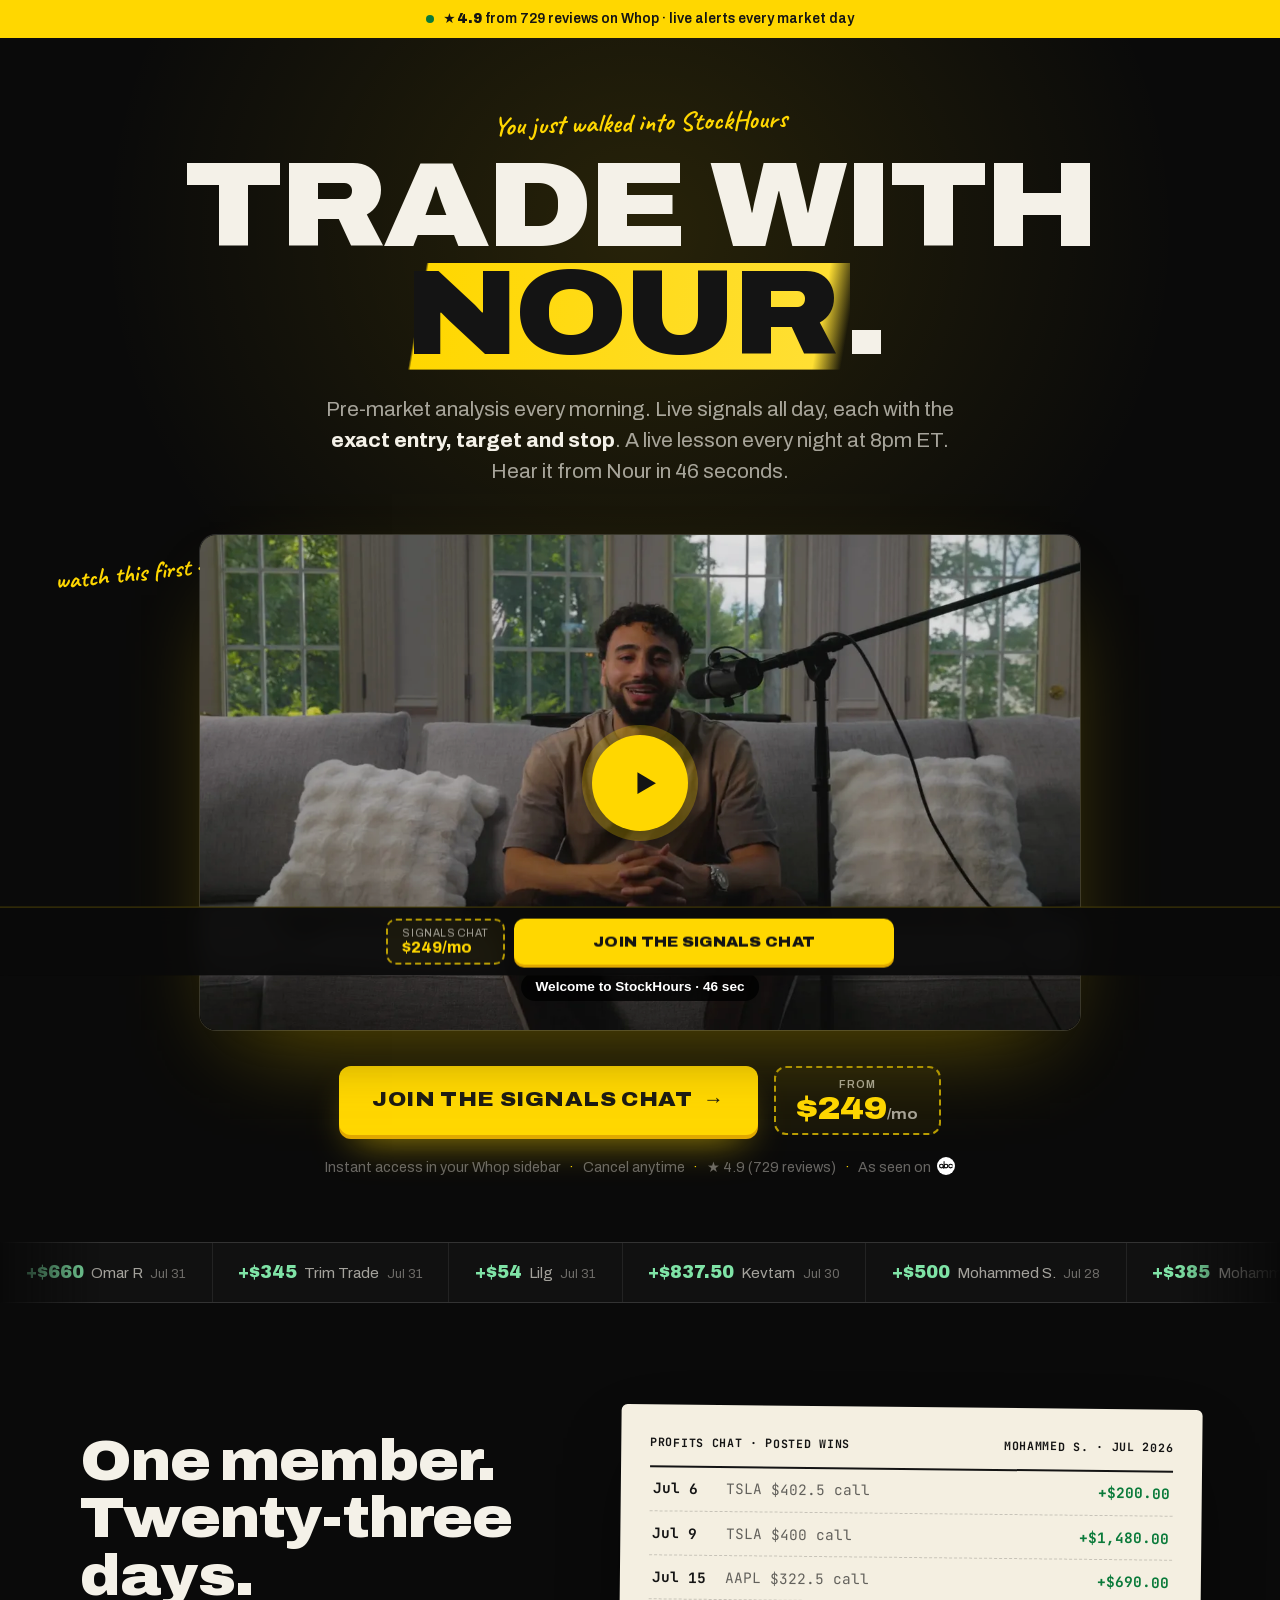
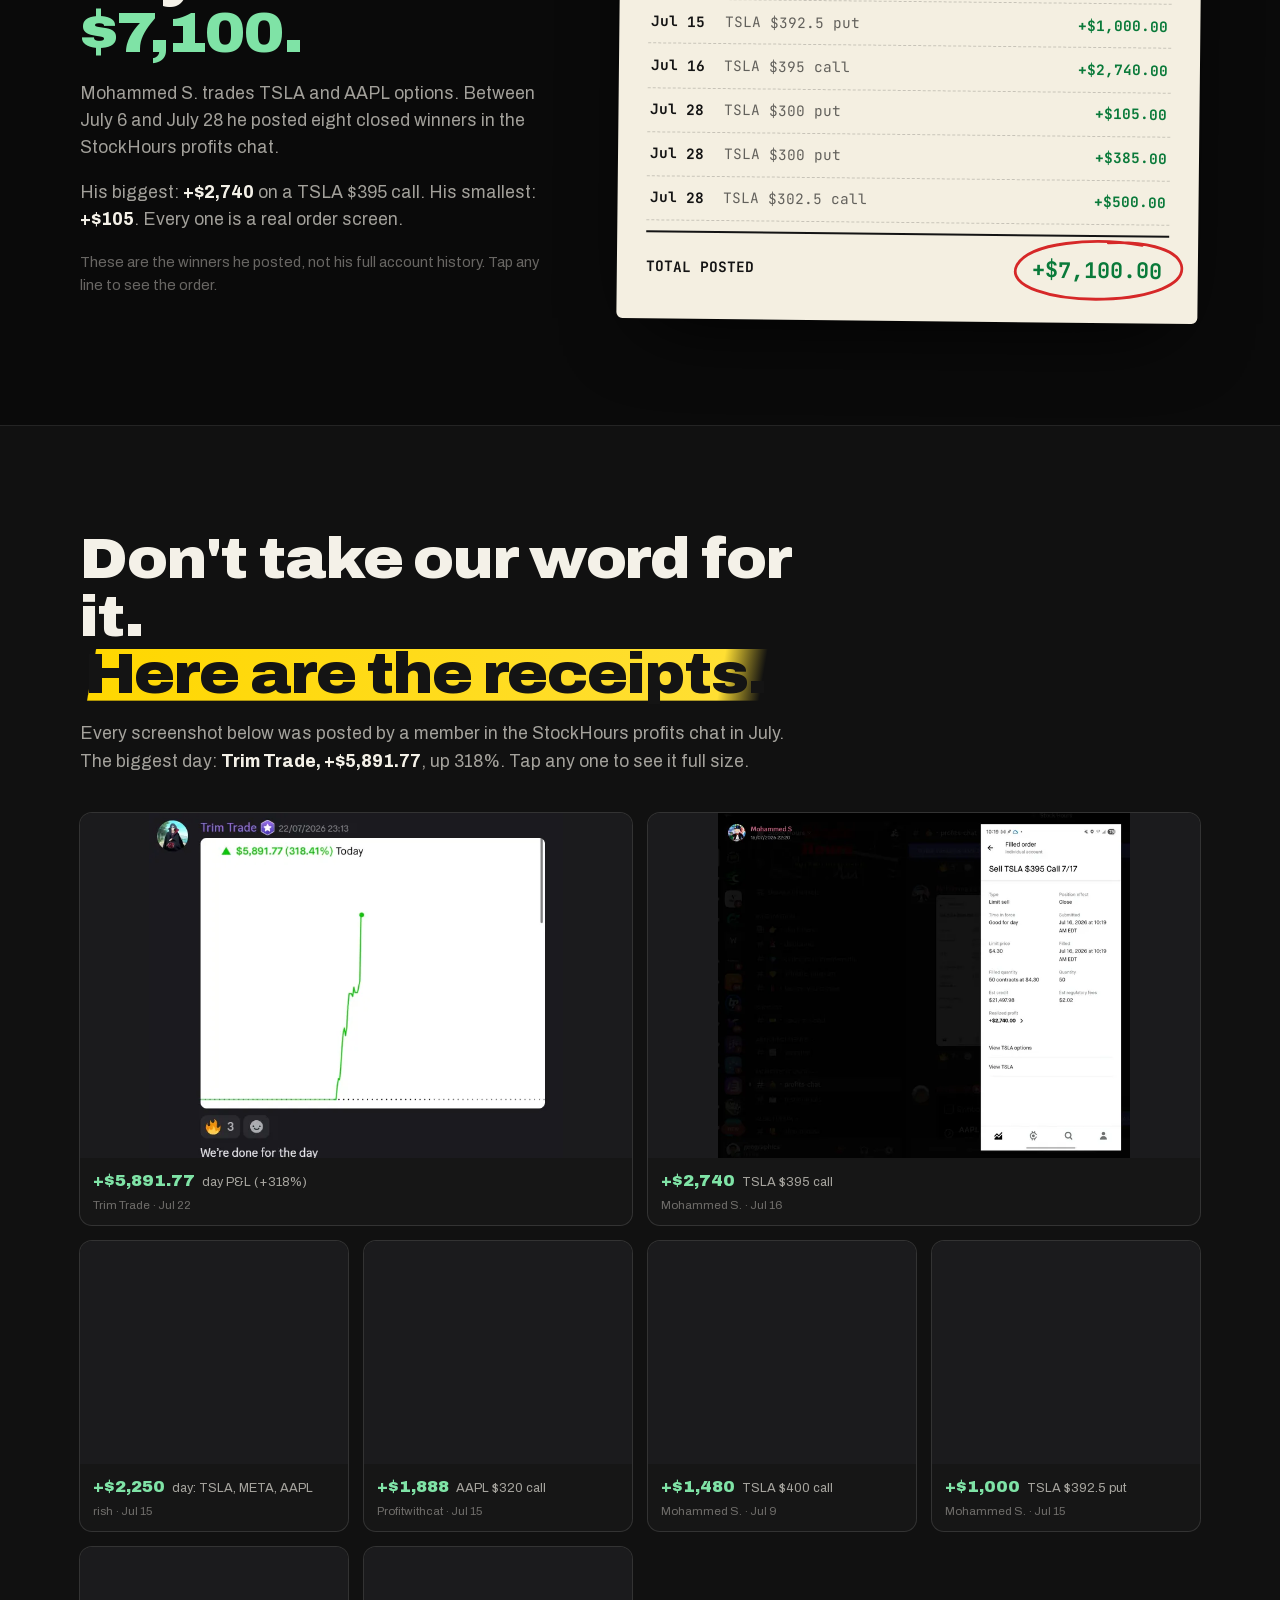
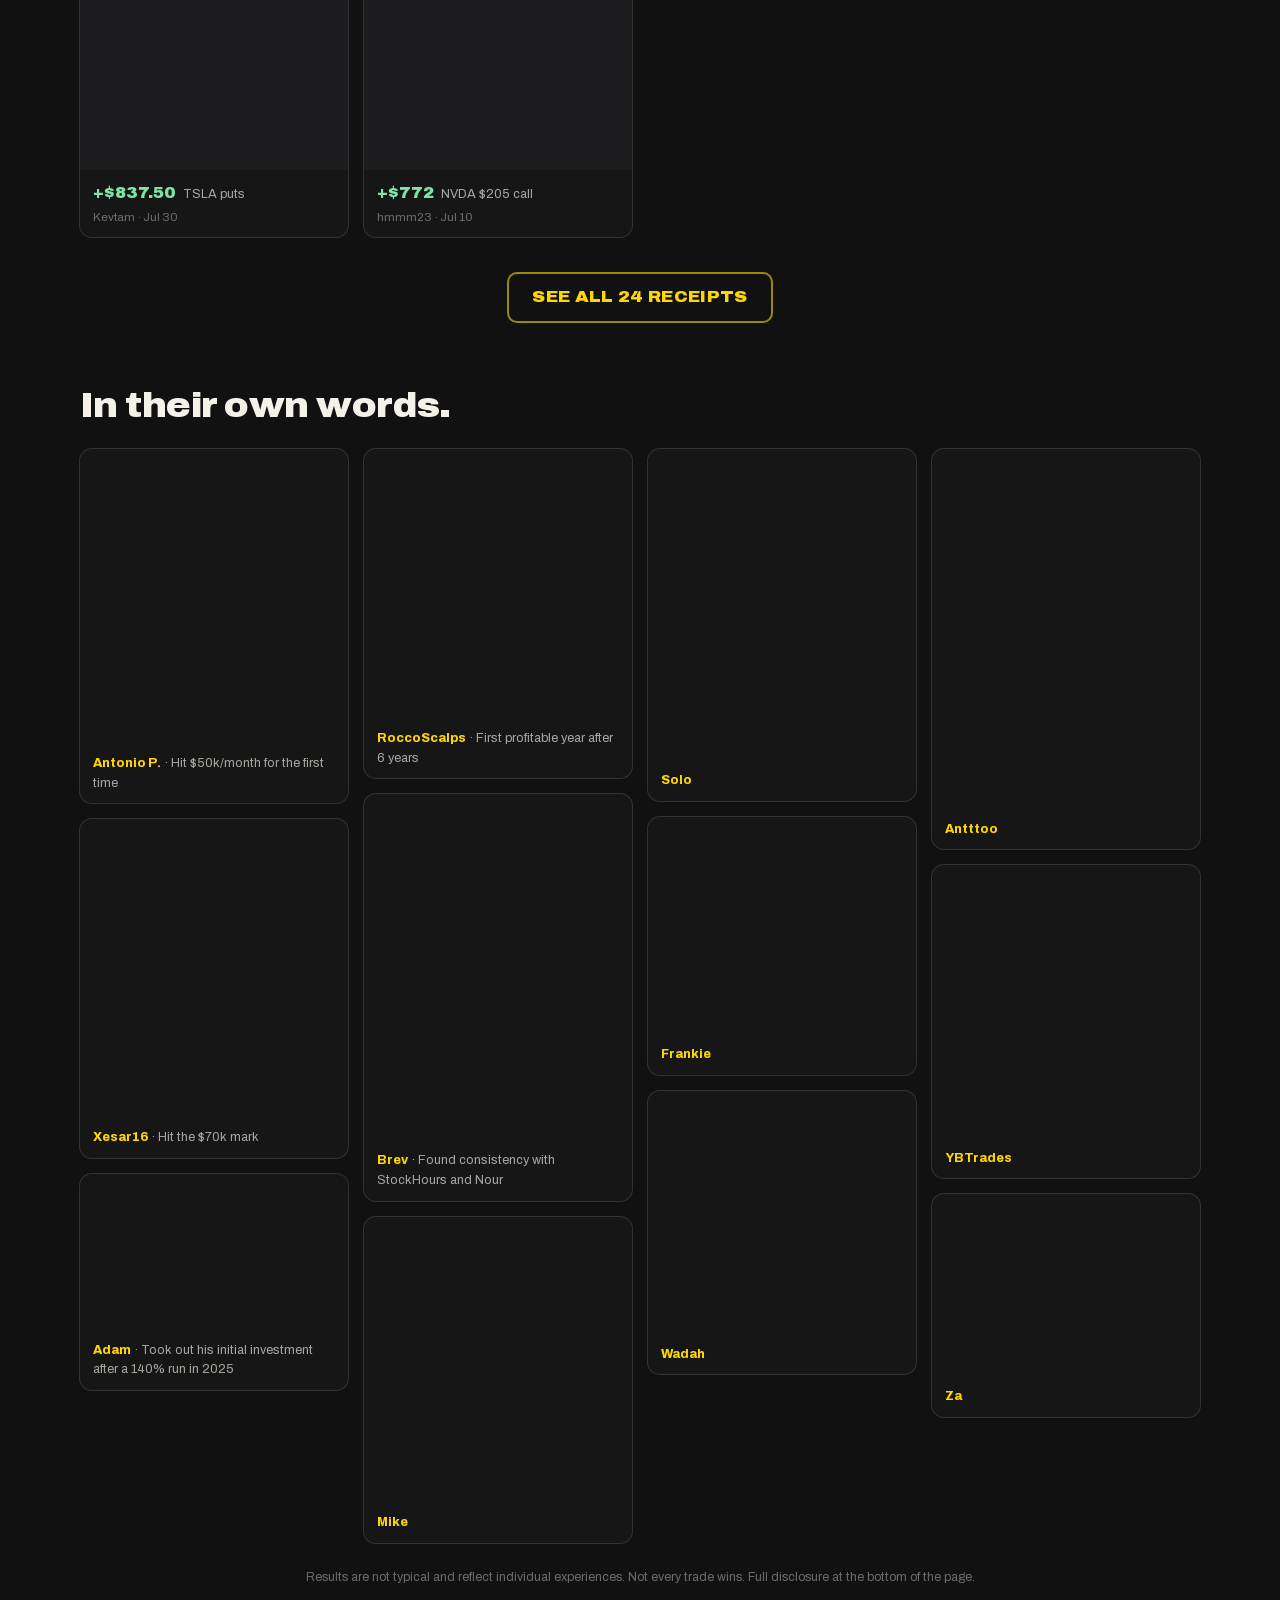
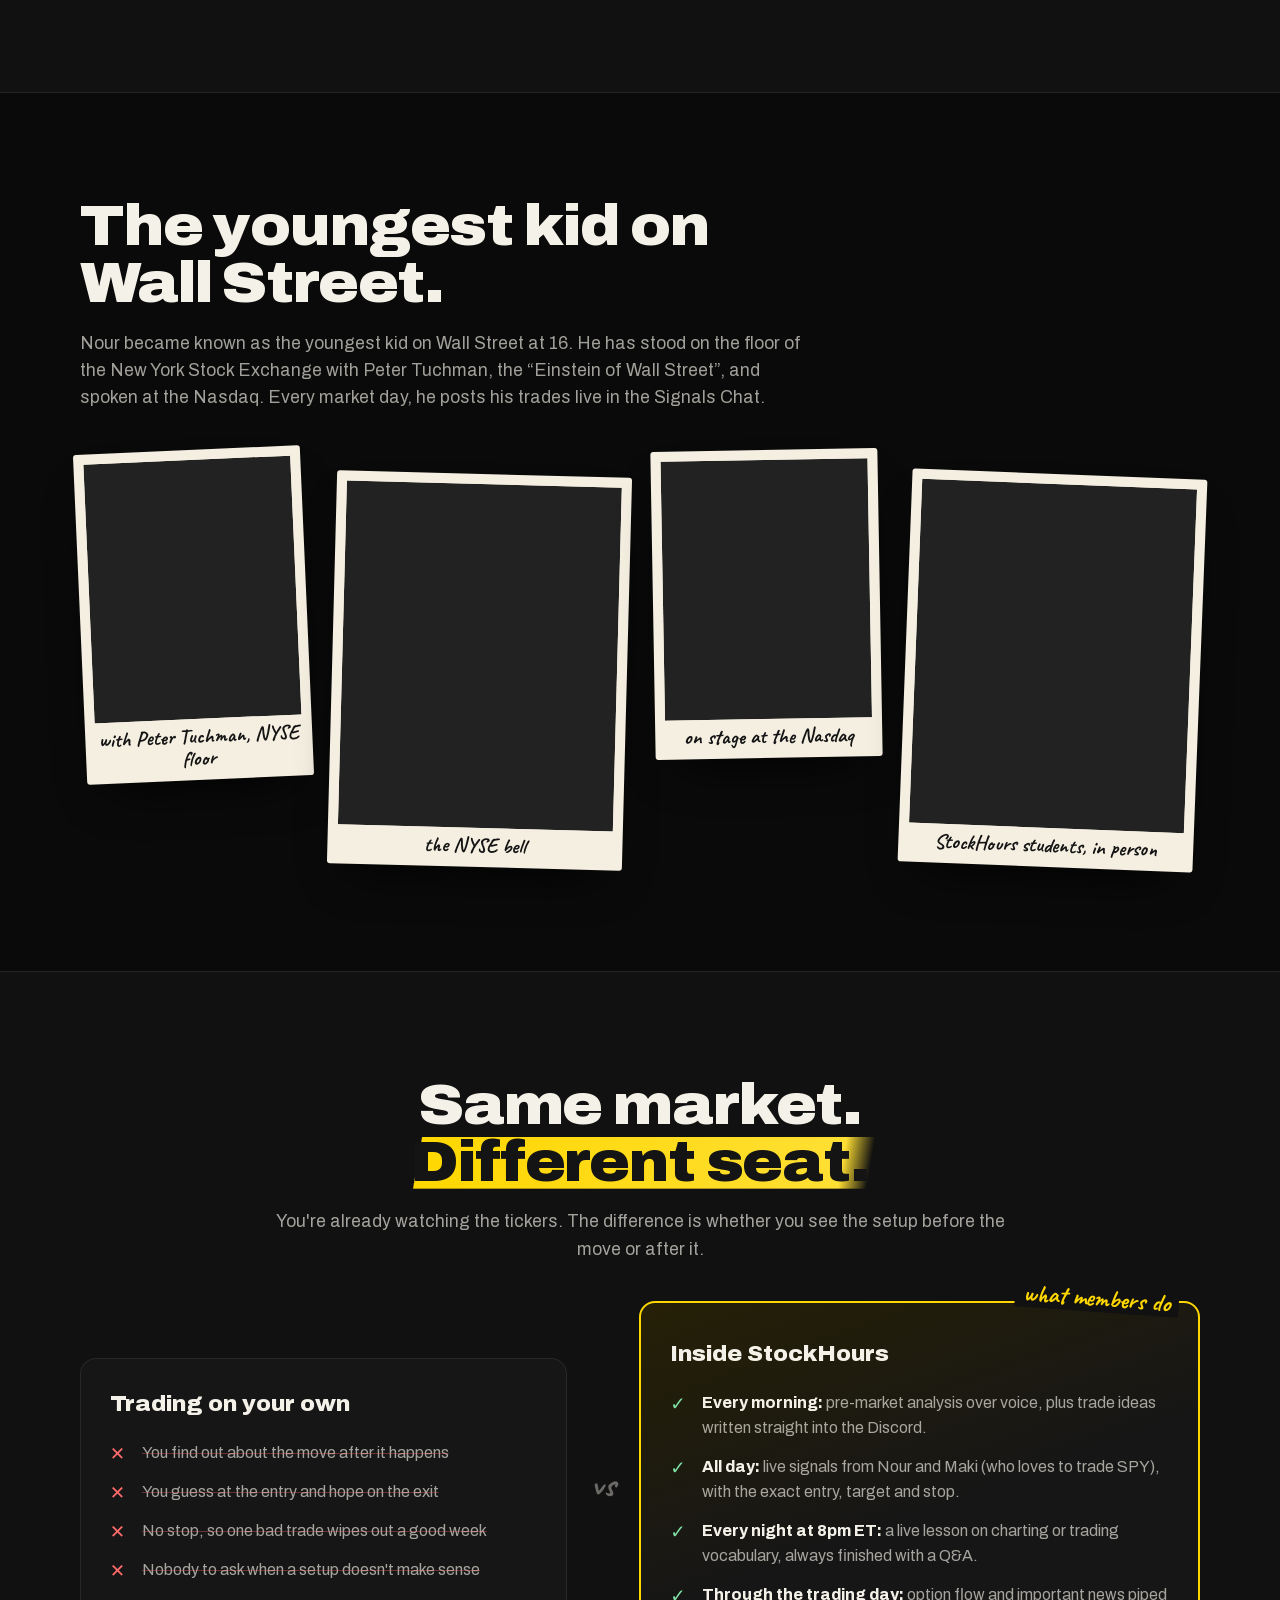
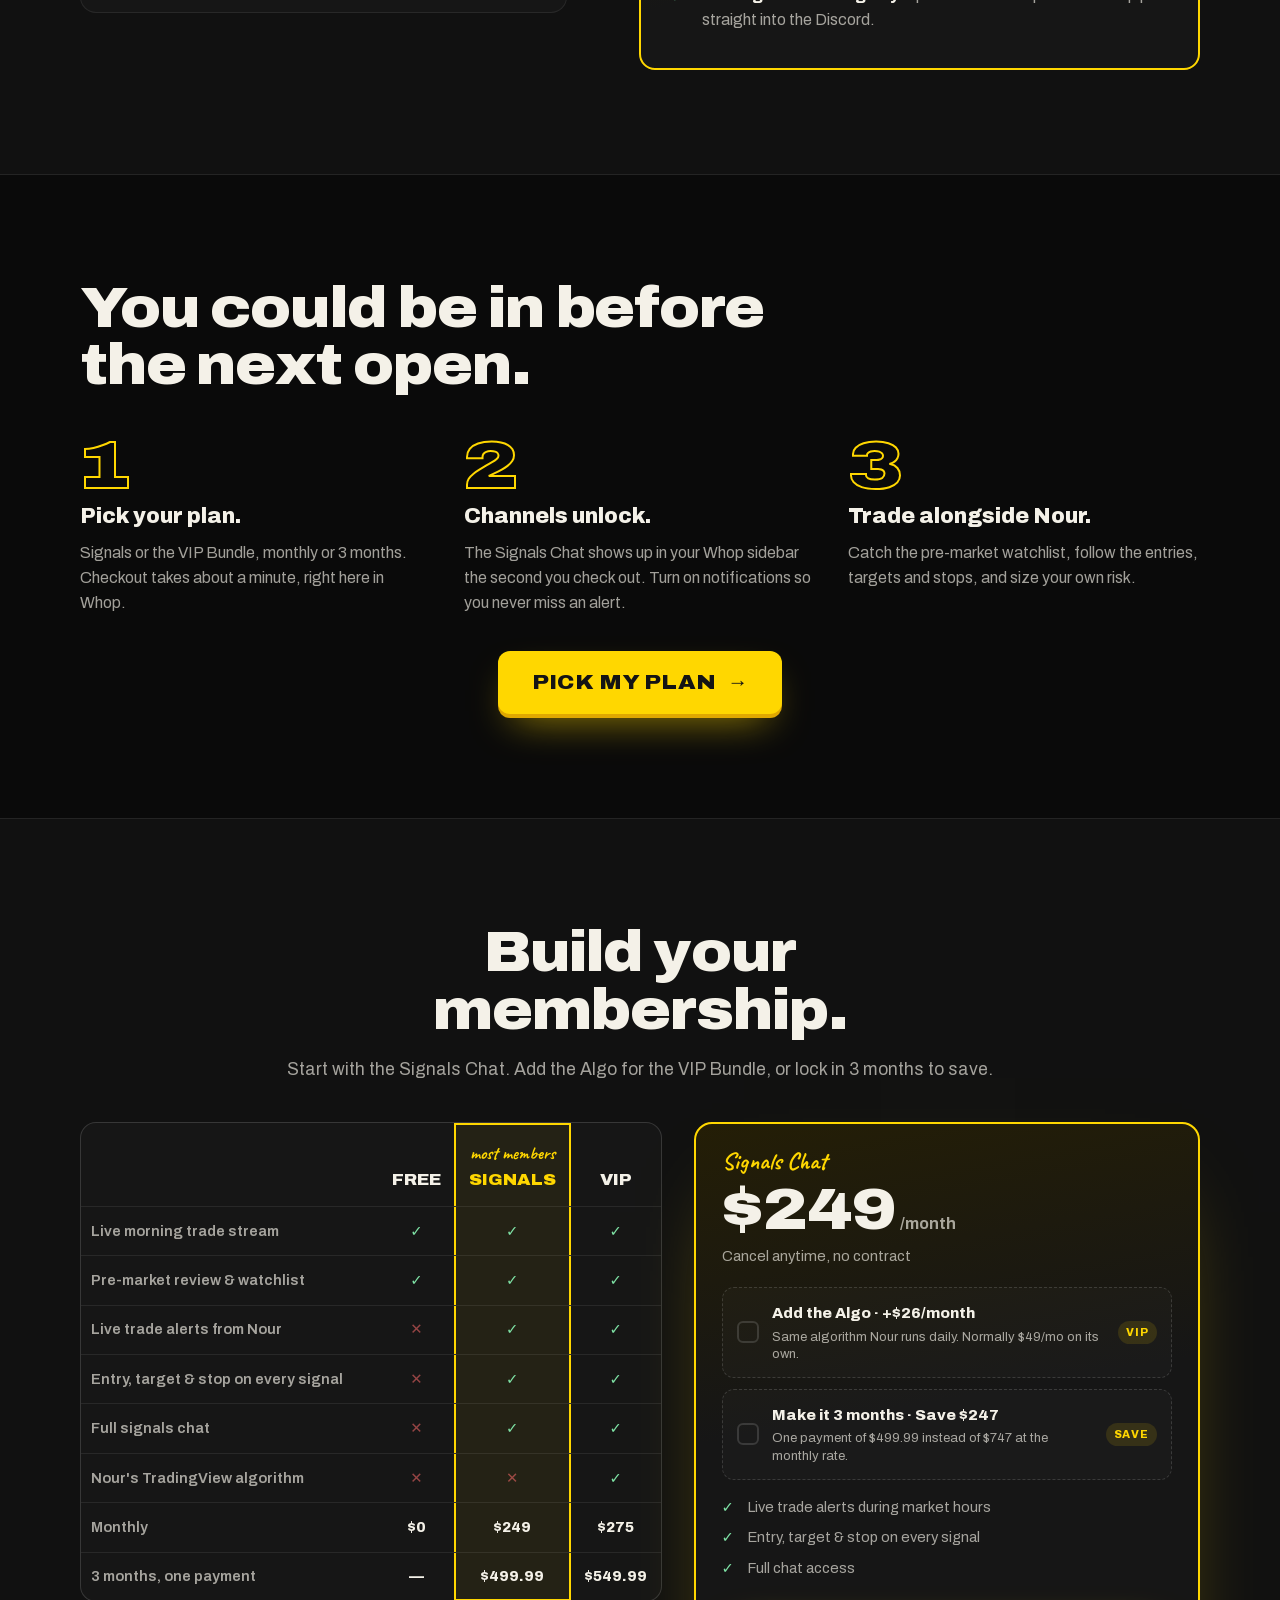
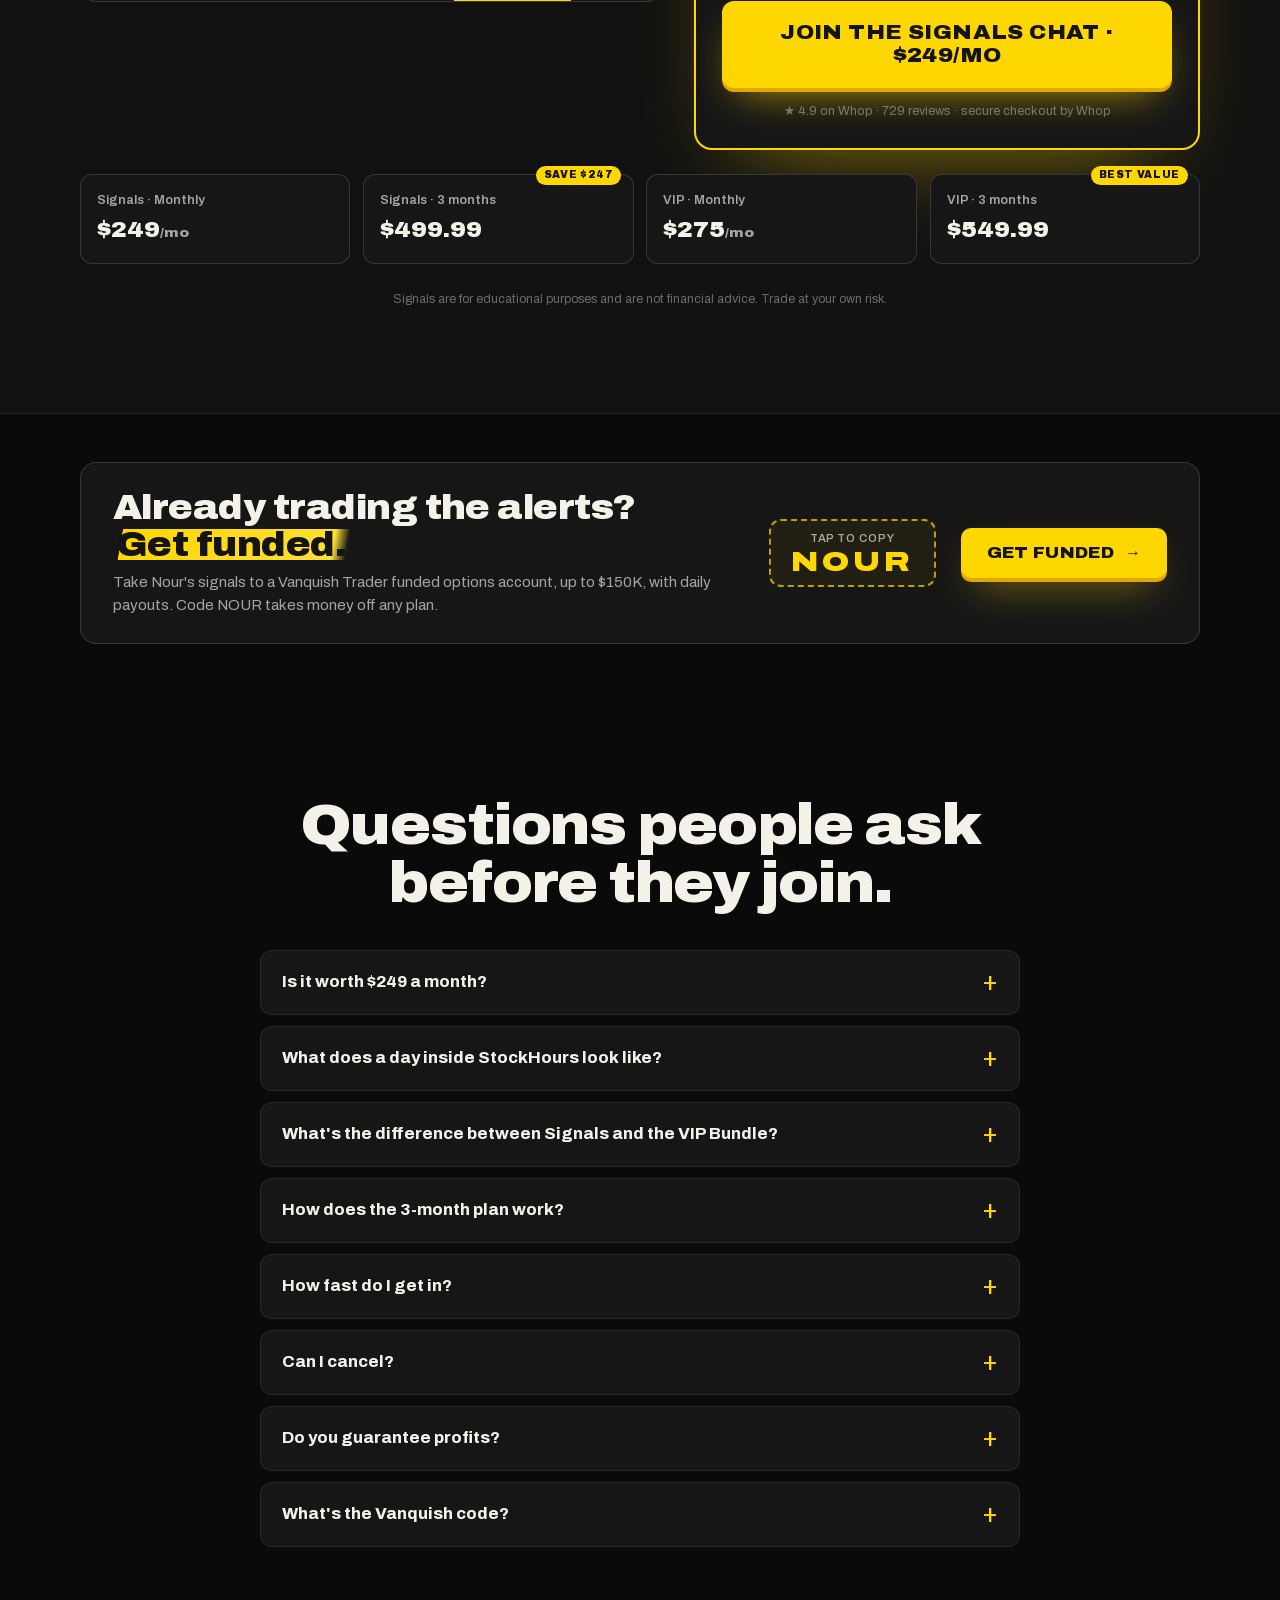
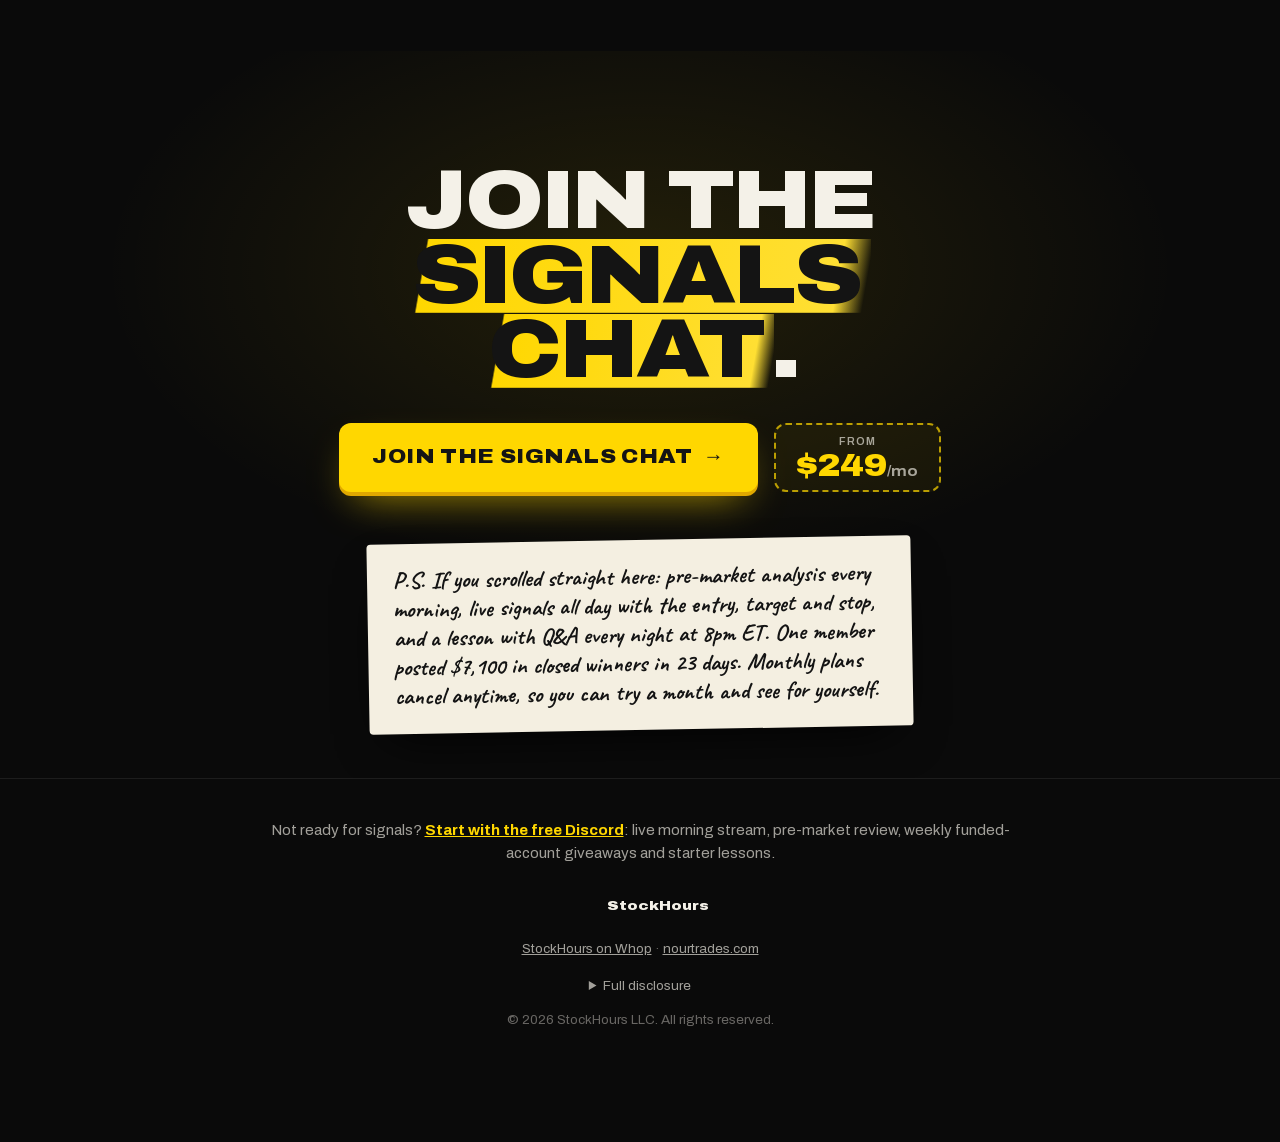
<file: index.html>
<!doctype html>
<html lang="en">
  <head>
    <meta charset="utf-8" />
    <meta name="viewport" content="width=device-width, initial-scale=1, viewport-fit=cover" />
    <title>StockHours</title>
    <meta name="description" content="Trade with Nour. Live trade alerts every market day with the exact entry, target and stop. Signals Chat from $249/mo." />
    <meta name="theme-color" content="#0a0a0a" />
    <link rel="icon" href="/favicon.png" type="image/png" />
    <link rel="preload" href="/assets/fonts/archivo-latin.woff2" as="font" type="font/woff2" crossorigin />
    <link rel="preload" href="/assets/fonts/caveat-latin.woff2" as="font" type="font/woff2" crossorigin />
    <link rel="stylesheet" href="/assets/sales.css" />
  </head>
  <body>
    <a class="topbar" href="#receipts">
      <span class="topbar__live" aria-hidden="true"></span>
      <span><b>★ 4.9</b> from 729 reviews on Whop · live alerts every market day</span>
    </a>

    <main id="top">
      <!-- ======================= HERO ======================= -->
      <header class="hero">
        <div class="wrap">
          <p class="kicker">You just walked into StockHours</p>
          <h1 class="h1">Trade with <span class="mark">Nour</span>.</h1>
          <p class="hero__sub">
            Pre-market analysis every morning. Live signals all day, each with the <strong>exact entry, target and stop</strong>.
            A live lesson every night at 8pm ET. Hear it from Nour in 46 seconds.
          </p>

          <div class="video-wrap">
            <span class="note note--video" aria-hidden="true">watch this first
              <svg viewBox="0 0 60 50" class="note__arrow"><path d="M6 6c18 2 34 12 40 34m0 0-9-7m9 7 4-11" /></svg>
            </span>
            <div class="video" data-src="/assets/video/vsl.mp4" data-poster="/assets/img/vsl-poster.webp" data-title="Welcome to StockHours, from Nour">
              <button type="button" class="video__play" aria-label="Play video: Welcome to StockHours, from Nour (46 seconds)">
                <img src="/assets/img/vsl-poster.webp" width="1280" height="720" alt="" fetchpriority="high" />
                <span class="video__btn" aria-hidden="true"><svg viewBox="0 0 24 24"><path d="M8 5.5v13l11-6.5z" /></svg></span>
                <span class="video__label">Welcome to StockHours · 46 sec</span>
              </button>
            </div>
          </div>

          <div class="cta-row">
            <a class="btn btn--xl" href="#join" id="hero-cta">Join the Signals Chat <span class="btn__arrow" aria-hidden="true">→</span></a>
            <a class="pricetag" href="#join">
              <span class="pricetag__label">from</span>
              <span class="pricetag__value">$249<small>/mo</small></span>
            </a>
          </div>
          <p class="facts">Instant access in your Whop sidebar <i>·</i> Cancel anytime <i>·</i> ★ 4.9 (729 reviews) <i>·</i> As seen on <img src="/assets/img/abc-logo.svg" alt="ABC" width="18" height="18" /></p>
        </div>
      </header>

      <!-- ======================= TICKER ======================= -->
      <div class="ticker" aria-label="Wins members posted in the StockHours profits chat">
        <div class="ticker__track">
          <span class="tick"><b>+$660</b> Omar R <i>Jul 31</i></span>
          <span class="tick"><b>+$345</b> Trim Trade <i>Jul 31</i></span>
          <span class="tick"><b>+$54</b> Lilg <i>Jul 31</i></span>
          <span class="tick"><b>+$837.50</b> Kevtam <i>Jul 30</i></span>
          <span class="tick"><b>+$500</b> Mohammed S. <i>Jul 28</i></span>
          <span class="tick"><b>+$385</b> Mohammed S. <i>Jul 28</i></span>
          <span class="tick"><b>+$105</b> Mohammed S. <i>Jul 28</i></span>
          <span class="tick"><b>+$641.47</b> obey_antz <i>Jul 23</i></span>
          <span class="tick"><b>+$5,891.77</b> Trim Trade <i>Jul 22</i></span>
          <span class="tick"><b>+$2,740</b> Mohammed S. <i>Jul 16</i></span>
          <span class="tick"><b>+$2,250</b> rish <i>Jul 15</i></span>
          <span class="tick"><b>+$1,888</b> Profitwithcat <i>Jul 15</i></span>
          <span class="tick"><b>+$1,000</b> Mohammed S. <i>Jul 15</i></span>
          <span class="tick"><b>+$720</b> hmmm23 <i>Jul 15</i></span>
          <span class="tick"><b>+$690</b> Mohammed S. <i>Jul 15</i></span>
          <span class="tick"><b>+$772</b> hmmm23 <i>Jul 10</i></span>
          <span class="tick"><b>+$1,480</b> Mohammed S. <i>Jul 9</i></span>
          <span class="tick"><b>+$110</b> Andrew Mechan <i>Jul 9</i></span>
          <span class="tick"><b>+$200</b> Mohammed S. <i>Jul 6</i></span>
          <span class="tick" aria-hidden="true"><b>+$660</b> Omar R <i>Jul 31</i></span>
          <span class="tick" aria-hidden="true"><b>+$345</b> Trim Trade <i>Jul 31</i></span>
          <span class="tick" aria-hidden="true"><b>+$54</b> Lilg <i>Jul 31</i></span>
          <span class="tick" aria-hidden="true"><b>+$837.50</b> Kevtam <i>Jul 30</i></span>
          <span class="tick" aria-hidden="true"><b>+$500</b> Mohammed S. <i>Jul 28</i></span>
          <span class="tick" aria-hidden="true"><b>+$385</b> Mohammed S. <i>Jul 28</i></span>
          <span class="tick" aria-hidden="true"><b>+$105</b> Mohammed S. <i>Jul 28</i></span>
          <span class="tick" aria-hidden="true"><b>+$641.47</b> obey_antz <i>Jul 23</i></span>
          <span class="tick" aria-hidden="true"><b>+$5,891.77</b> Trim Trade <i>Jul 22</i></span>
          <span class="tick" aria-hidden="true"><b>+$2,740</b> Mohammed S. <i>Jul 16</i></span>
          <span class="tick" aria-hidden="true"><b>+$2,250</b> rish <i>Jul 15</i></span>
          <span class="tick" aria-hidden="true"><b>+$1,888</b> Profitwithcat <i>Jul 15</i></span>
          <span class="tick" aria-hidden="true"><b>+$1,000</b> Mohammed S. <i>Jul 15</i></span>
          <span class="tick" aria-hidden="true"><b>+$720</b> hmmm23 <i>Jul 15</i></span>
          <span class="tick" aria-hidden="true"><b>+$690</b> Mohammed S. <i>Jul 15</i></span>
          <span class="tick" aria-hidden="true"><b>+$772</b> hmmm23 <i>Jul 10</i></span>
          <span class="tick" aria-hidden="true"><b>+$1,480</b> Mohammed S. <i>Jul 9</i></span>
          <span class="tick" aria-hidden="true"><b>+$110</b> Andrew Mechan <i>Jul 9</i></span>
          <span class="tick" aria-hidden="true"><b>+$200</b> Mohammed S. <i>Jul 6</i></span>
        </div>
      </div>

      <!-- ======================= STATEMENT ======================= -->
      <section class="block" id="story">
        <div class="wrap split">
          <div class="split__copy">
            <h2 class="h2">One member.<br />Twenty-three days.<br /><span class="money">$7,100.</span></h2>
            <p>Mohammed S. trades TSLA and AAPL options. Between July 6 and July 28 he posted eight closed winners in the StockHours profits chat.</p>
            <p>His biggest: <strong>+$2,740</strong> on a TSLA $395 call. His smallest: <strong>+$105</strong>. Every one is a real order screen.</p>
            <p class="muted">These are the winners he posted, not his full account history. Tap any line to see the order.</p>
          </div>

          <div class="statement">
            <div class="statement__head">
              <span>Profits chat · posted wins</span>
              <span>Mohammed S. · Jul 2026</span>
            </div>
            <ol class="statement__rows">
              <li><button type="button" data-full="/assets/img/wall/328.webp" data-caption="Mohammed S. · +$200 TSLA $402.5 call · Jul 6">
                <span class="row__date">Jul 6</span><span class="row__desc">TSLA $402.5 call</span><span class="row__amt">+$200.00</span>
              </button></li>
              <li><button type="button" data-full="/assets/img/wall/306.webp" data-caption="Mohammed S. · +$1,480 TSLA $400 call · Jul 9">
                <span class="row__date">Jul 9</span><span class="row__desc">TSLA $400 call</span><span class="row__amt">+$1,480.00</span>
              </button></li>
              <li><button type="button" data-full="/assets/img/wall/211.webp" data-caption="Mohammed S. · +$690 AAPL $322.5 call · Jul 15">
                <span class="row__date">Jul 15</span><span class="row__desc">AAPL $322.5 call</span><span class="row__amt">+$690.00</span>
              </button></li>
              <li><button type="button" data-full="/assets/img/wall/208.webp" data-caption="Mohammed S. · +$1,000 TSLA $392.5 put · Jul 15">
                <span class="row__date">Jul 15</span><span class="row__desc">TSLA $392.5 put</span><span class="row__amt">+$1,000.00</span>
              </button></li>
              <li><button type="button" data-full="/assets/img/wall/195.webp" data-caption="Mohammed S. · +$2,740 TSLA $395 call · Jul 16">
                <span class="row__date">Jul 16</span><span class="row__desc">TSLA $395 call</span><span class="row__amt">+$2,740.00</span>
              </button></li>
              <li><button type="button" data-full="/assets/img/wall/68.webp" data-caption="Mohammed S. · +$105 TSLA $300 put · Jul 28">
                <span class="row__date">Jul 28</span><span class="row__desc">TSLA $300 put</span><span class="row__amt">+$105.00</span>
              </button></li>
              <li><button type="button" data-full="/assets/img/wall/70.webp" data-caption="Mohammed S. · +$385 TSLA $300 put · Jul 28">
                <span class="row__date">Jul 28</span><span class="row__desc">TSLA $300 put</span><span class="row__amt">+$385.00</span>
              </button></li>
              <li><button type="button" data-full="/assets/img/wall/73.webp" data-caption="Mohammed S. · +$500 TSLA $302.5 call · Jul 28">
                <span class="row__date">Jul 28</span><span class="row__desc">TSLA $302.5 call</span><span class="row__amt">+$500.00</span>
              </button></li>
            </ol>
            <div class="statement__total">
              <span>Total posted</span>
              <span class="statement__sum">
                +$7,100.00
                <svg class="circle" viewBox="0 0 200 70" aria-hidden="true" preserveAspectRatio="none"><path d="M150 8C96 0 24 6 10 30c-12 22 40 36 98 34 52-2 92-16 86-36C188 10 148 4 112 6" /></svg>
              </span>
            </div>
          </div>
        </div>
      </section>

      <!-- ======================= RECEIPTS ======================= -->
      <section class="block block--alt" id="receipts">
        <div class="wrap">
          <div class="head">
            <h2 class="h2">Don't take our word for it.<br /><span class="mark">Here are the receipts.</span></h2>
            <p>Every screenshot below was posted by a member in the StockHours profits chat in July. The biggest day: <strong>Trim Trade, +$5,891.77</strong>, up 318%. Tap any one to see it full size.</p>
          </div>
          <ul class="receipts">
            <li><button type="button" class="receipt" data-full="/assets/img/wall/149.webp" data-caption="Trim Trade · +$5,891.77 day P&amp;L (+318%) · Jul 22">
              <img src="/assets/img/wall/149.webp" alt="Trim Trade posted +$5,891.77 (day P&amp;L (+318%)) in the StockHours profits chat, Jul 22" width="667" height="557" loading="lazy" decoding="async" />
              <span class="receipt__cap"><b>+$5,891.77</b> <span>day P&amp;L (+318%)</span> <i>Trim Trade · Jul 22</i></span>
            </button></li>
            <li><button type="button" class="receipt" data-full="/assets/img/wall/195.webp" data-caption="Mohammed S. · +$2,740 TSLA $395 call · Jul 16">
              <img src="/assets/img/wall/195.webp" alt="Mohammed S. posted +$2,740 (TSLA $395 call) in the StockHours profits chat, Jul 16" width="720" height="604" loading="lazy" decoding="async" />
              <span class="receipt__cap"><b>+$2,740</b> <span>TSLA $395 call</span> <i>Mohammed S. · Jul 16</i></span>
            </button></li>
            <li><button type="button" class="receipt" data-full="/assets/img/wall/214.webp" data-caption="rish · +$2,250 day: TSLA, META, AAPL · Jul 15">
              <img src="/assets/img/wall/214.webp" alt="rish posted +$2,250 (day: TSLA, META, AAPL) in the StockHours profits chat, Jul 15" width="677" height="640" loading="lazy" decoding="async" />
              <span class="receipt__cap"><b>+$2,250</b> <span>day: TSLA, META, AAPL</span> <i>rish · Jul 15</i></span>
            </button></li>
            <li><button type="button" class="receipt" data-full="/assets/img/wall/218.webp" data-caption="Profitwithcat · +$1,888 AAPL $320 call · Jul 15">
              <img src="/assets/img/wall/218.webp" alt="Profitwithcat posted +$1,888 (AAPL $320 call) in the StockHours profits chat, Jul 15" width="720" height="521" loading="lazy" decoding="async" />
              <span class="receipt__cap"><b>+$1,888</b> <span>AAPL $320 call</span> <i>Profitwithcat · Jul 15</i></span>
            </button></li>
            <li><button type="button" class="receipt" data-full="/assets/img/wall/306.webp" data-caption="Mohammed S. · +$1,480 TSLA $400 call · Jul 9">
              <img src="/assets/img/wall/306.webp" alt="Mohammed S. posted +$1,480 (TSLA $400 call) in the StockHours profits chat, Jul 9" width="720" height="588" loading="lazy" decoding="async" />
              <span class="receipt__cap"><b>+$1,480</b> <span>TSLA $400 call</span> <i>Mohammed S. · Jul 9</i></span>
            </button></li>
            <li><button type="button" class="receipt" data-full="/assets/img/wall/208.webp" data-caption="Mohammed S. · +$1,000 TSLA $392.5 put · Jul 15">
              <img src="/assets/img/wall/208.webp" alt="Mohammed S. posted +$1,000 (TSLA $392.5 put) in the StockHours profits chat, Jul 15" width="720" height="606" loading="lazy" decoding="async" />
              <span class="receipt__cap"><b>+$1,000</b> <span>TSLA $392.5 put</span> <i>Mohammed S. · Jul 15</i></span>
            </button></li>
            <li><button type="button" class="receipt" data-full="/assets/img/wall/33.webp" data-caption="Kevtam · +$837.50 TSLA puts · Jul 30">
              <img src="/assets/img/wall/33.webp" alt="Kevtam posted +$837.50 (TSLA puts) in the StockHours profits chat, Jul 30" width="720" height="562" loading="lazy" decoding="async" />
              <span class="receipt__cap"><b>+$837.50</b> <span>TSLA puts</span> <i>Kevtam · Jul 30</i></span>
            </button></li>
            <li><button type="button" class="receipt" data-full="/assets/img/wall/287.webp" data-caption="hmmm23 · +$772 NVDA $205 call · Jul 10">
              <img src="/assets/img/wall/287.webp" alt="hmmm23 posted +$772 (NVDA $205 call) in the StockHours profits chat, Jul 10" width="720" height="586" loading="lazy" decoding="async" />
              <span class="receipt__cap"><b>+$772</b> <span>NVDA $205 call</span> <i>hmmm23 · Jul 10</i></span>
            </button></li>
            <li data-extra hidden><button type="button" class="receipt" data-full="/assets/img/wall/236.webp" data-caption="hmmm23 · +$720 TSLA $402.5 call · Jul 15">
              <img src="/assets/img/wall/236.webp" alt="hmmm23 posted +$720 (TSLA $402.5 call) in the StockHours profits chat, Jul 15" width="720" height="571" loading="lazy" decoding="async" />
              <span class="receipt__cap"><b>+$720</b> <span>TSLA $402.5 call</span> <i>hmmm23 · Jul 15</i></span>
            </button></li>
            <li data-extra hidden><button type="button" class="receipt" data-full="/assets/img/wall/211.webp" data-caption="Mohammed S. · +$690 AAPL $322.5 call · Jul 15">
              <img src="/assets/img/wall/211.webp" alt="Mohammed S. posted +$690 (AAPL $322.5 call) in the StockHours profits chat, Jul 15" width="720" height="614" loading="lazy" decoding="async" />
              <span class="receipt__cap"><b>+$690</b> <span>AAPL $322.5 call</span> <i>Mohammed S. · Jul 15</i></span>
            </button></li>
            <li data-extra hidden><button type="button" class="receipt" data-full="/assets/img/wall/21.webp" data-caption="Omar R · +$660 NVDA, +7.65% day · Jul 31">
              <img src="/assets/img/wall/21.webp" alt="Omar R posted +$660 (NVDA, +7.65% day) in the StockHours profits chat, Jul 31" width="717" height="542" loading="lazy" decoding="async" />
              <span class="receipt__cap"><b>+$660</b> <span>NVDA, +7.65% day</span> <i>Omar R · Jul 31</i></span>
            </button></li>
            <li data-extra hidden><button type="button" class="receipt" data-full="/assets/img/wall/134.webp" data-caption="obey_antz · +$641.47 closed positions · Jul 23">
              <img src="/assets/img/wall/134.webp" alt="obey_antz posted +$641.47 (closed positions) in the StockHours profits chat, Jul 23" width="720" height="520" loading="lazy" decoding="async" />
              <span class="receipt__cap"><b>+$641.47</b> <span>closed positions</span> <i>obey_antz · Jul 23</i></span>
            </button></li>
            <li data-extra hidden><button type="button" class="receipt" data-full="/assets/img/wall/73.webp" data-caption="Mohammed S. · +$500 TSLA $302.5 call · Jul 28">
              <img src="/assets/img/wall/73.webp" alt="Mohammed S. posted +$500 (TSLA $302.5 call) in the StockHours profits chat, Jul 28" width="720" height="594" loading="lazy" decoding="async" />
              <span class="receipt__cap"><b>+$500</b> <span>TSLA $302.5 call</span> <i>Mohammed S. · Jul 28</i></span>
            </button></li>
            <li data-extra hidden><button type="button" class="receipt" data-full="/assets/img/wall/70.webp" data-caption="Mohammed S. · +$385 TSLA $300 put · Jul 28">
              <img src="/assets/img/wall/70.webp" alt="Mohammed S. posted +$385 (TSLA $300 put) in the StockHours profits chat, Jul 28" width="720" height="581" loading="lazy" decoding="async" />
              <span class="receipt__cap"><b>+$385</b> <span>TSLA $300 put</span> <i>Mohammed S. · Jul 28</i></span>
            </button></li>
            <li data-extra hidden><button type="button" class="receipt" data-full="/assets/img/wall/8.webp" data-caption="Trim Trade · +$345 MSFT $460 call · Jul 31">
              <img src="/assets/img/wall/8.webp" alt="Trim Trade posted +$345 (MSFT $460 call) in the StockHours profits chat, Jul 31" width="616" height="580" loading="lazy" decoding="async" />
              <span class="receipt__cap"><b>+$345</b> <span>MSFT $460 call</span> <i>Trim Trade · Jul 31</i></span>
            </button></li>
            <li data-extra hidden><button type="button" class="receipt" data-full="/assets/img/wall/328.webp" data-caption="Mohammed S. · +$200 TSLA $402.5 call · Jul 6">
              <img src="/assets/img/wall/328.webp" alt="Mohammed S. posted +$200 (TSLA $402.5 call) in the StockHours profits chat, Jul 6" width="720" height="595" loading="lazy" decoding="async" />
              <span class="receipt__cap"><b>+$200</b> <span>TSLA $402.5 call</span> <i>Mohammed S. · Jul 6</i></span>
            </button></li>
            <li data-extra hidden><button type="button" class="receipt" data-full="/assets/img/wall/308.webp" data-caption="Andrew Mechan · +$110 NVDA $200 call (+112%) · Jul 9">
              <img src="/assets/img/wall/308.webp" alt="Andrew Mechan posted +$110 (NVDA $200 call (+112%)) in the StockHours profits chat, Jul 9" width="720" height="598" loading="lazy" decoding="async" />
              <span class="receipt__cap"><b>+$110</b> <span>NVDA $200 call (+112%)</span> <i>Andrew Mechan · Jul 9</i></span>
            </button></li>
            <li data-extra hidden><button type="button" class="receipt" data-full="/assets/img/wall/68.webp" data-caption="Mohammed S. · +$105 TSLA $300 put · Jul 28">
              <img src="/assets/img/wall/68.webp" alt="Mohammed S. posted +$105 (TSLA $300 put) in the StockHours profits chat, Jul 28" width="720" height="503" loading="lazy" decoding="async" />
              <span class="receipt__cap"><b>+$105</b> <span>TSLA $300 put</span> <i>Mohammed S. · Jul 28</i></span>
            </button></li>
            <li data-extra hidden><button type="button" class="receipt" data-full="/assets/img/wall/62.webp" data-caption="mohrah0402 · +20.15% day: AAPL, AMD · Jul 29">
              <img src="/assets/img/wall/62.webp" alt="mohrah0402 posted +20.15% (day: AAPL, AMD) in the StockHours profits chat, Jul 29" width="720" height="629" loading="lazy" decoding="async" />
              <span class="receipt__cap"><b>+20.15%</b> <span>day: AAPL, AMD</span> <i>mohrah0402 · Jul 29</i></span>
            </button></li>
            <li data-extra hidden><button type="button" class="receipt" data-full="/assets/img/wall/6.webp" data-caption="mohrah0402 · +16.56% day: NVDA, MSFT · Jul 31">
              <img src="/assets/img/wall/6.webp" alt="mohrah0402 posted +16.56% (day: NVDA, MSFT) in the StockHours profits chat, Jul 31" width="720" height="544" loading="lazy" decoding="async" />
              <span class="receipt__cap"><b>+16.56%</b> <span>day: NVDA, MSFT</span> <i>mohrah0402 · Jul 31</i></span>
            </button></li>
            <li data-extra hidden><button type="button" class="receipt" data-full="/assets/img/wall/100.webp" data-caption="slickwilly2727 · +14.47% day P&amp;L · Jul 27">
              <img src="/assets/img/wall/100.webp" alt="slickwilly2727 posted +14.47% (day P&amp;L) in the StockHours profits chat, Jul 27" width="592" height="582" loading="lazy" decoding="async" />
              <span class="receipt__cap"><b>+14.47%</b> <span>day P&amp;L</span> <i>slickwilly2727 · Jul 27</i></span>
            </button></li>
            <li data-extra hidden><button type="button" class="receipt" data-full="/assets/img/wall/31.webp" data-caption="mohrah0402 · +6.54% day, still green · Jul 30">
              <img src="/assets/img/wall/31.webp" alt="mohrah0402 posted +6.54% (day, still green) in the StockHours profits chat, Jul 30" width="720" height="575" loading="lazy" decoding="async" />
              <span class="receipt__cap"><b>+6.54%</b> <span>day, still green</span> <i>mohrah0402 · Jul 30</i></span>
            </button></li>
            <li data-extra hidden><button type="button" class="receipt" data-full="/assets/img/wall/43.webp" data-caption="Solotrades · +3.59% day, SH4L target hit · Jul 30">
              <img src="/assets/img/wall/43.webp" alt="Solotrades posted +3.59% (day, SH4L target hit) in the StockHours profits chat, Jul 30" width="720" height="575" loading="lazy" decoding="async" />
              <span class="receipt__cap"><b>+3.59%</b> <span>day, SH4L target hit</span> <i>Solotrades · Jul 30</i></span>
            </button></li>
            <li data-extra hidden><button type="button" class="receipt" data-full="/assets/img/wall/26.webp" data-caption="Lilg · +$54 NVDA call · Jul 31">
              <img src="/assets/img/wall/26.webp" alt="Lilg posted +$54 (NVDA call) in the StockHours profits chat, Jul 31" width="720" height="490" loading="lazy" decoding="async" />
              <span class="receipt__cap"><b>+$54</b> <span>NVDA call</span> <i>Lilg · Jul 31</i></span>
            </button></li>
          </ul>
          <div class="center">
            <button type="button" class="btn btn--ghost" data-show-more>See all 24 receipts</button>
          </div>

          <div class="head head--sub">
            <h3 class="h3">In their own words.</h3>
          </div>
          <ul class="quotes">
            <li><button type="button" class="quote" data-full="/assets/img/testimonials/antonio.webp" data-caption="Antonio P. · Hit $50k/month for the first time">
              <img src="/assets/img/testimonials/antonio.webp" alt="Antonio P. · Hit $50k/month for the first time" width="720" height="793" loading="lazy" decoding="async" />
              <span class="quote__cap"><b>Antonio P.</b> · Hit $50k/month for the first time</span>
            </button></li>
            <li><button type="button" class="quote" data-full="/assets/img/testimonials/xesar16.webp" data-caption="Xesar16 · Hit the $70k mark">
              <img src="/assets/img/testimonials/xesar16.webp" alt="Xesar16 · Hit the $70k mark" width="720" height="804" loading="lazy" decoding="async" />
              <span class="quote__cap"><b>Xesar16</b> · Hit the $70k mark</span>
            </button></li>
            <li><button type="button" class="quote" data-full="/assets/img/testimonials/adam.webp" data-caption="Adam · Took out his initial investment after a 140% run in 2025">
              <img src="/assets/img/testimonials/adam.webp" alt="Adam · Took out his initial investment after a 140% run in 2025" width="720" height="423" loading="lazy" decoding="async" />
              <span class="quote__cap"><b>Adam</b> · Took out his initial investment after a 140% run in 2025</span>
            </button></li>
            <li><button type="button" class="quote" data-full="/assets/img/testimonials/roccoscalps.webp" data-caption="RoccoScalps · First profitable year after 6 years">
              <img src="/assets/img/testimonials/roccoscalps.webp" alt="RoccoScalps · First profitable year after 6 years" width="720" height="725" loading="lazy" decoding="async" />
              <span class="quote__cap"><b>RoccoScalps</b> · First profitable year after 6 years</span>
            </button></li>
            <li><button type="button" class="quote" data-full="/assets/img/testimonials/brev.webp" data-caption="Brev · Found consistency with StockHours and Nour">
              <img src="/assets/img/testimonials/brev.webp" alt="Brev · Found consistency with StockHours and Nour" width="720" height="934" loading="lazy" decoding="async" />
              <span class="quote__cap"><b>Brev</b> · Found consistency with StockHours and Nour</span>
            </button></li>
            <li><button type="button" class="quote" data-full="/assets/img/testimonials/mike.webp" data-caption="Mike · StockHours member">
              <img src="/assets/img/testimonials/mike.webp" alt="Mike · StockHours member" width="720" height="772" loading="lazy" decoding="async" />
              <span class="quote__cap"><b>Mike</b></span>
            </button></li>
            <li><button type="button" class="quote" data-full="/assets/img/testimonials/solo.webp" data-caption="Solo · StockHours member">
              <img src="/assets/img/testimonials/solo.webp" alt="Solo · StockHours member" width="720" height="839" loading="lazy" decoding="async" />
              <span class="quote__cap"><b>Solo</b></span>
            </button></li>
            <li><button type="button" class="quote" data-full="/assets/img/testimonials/frankie.webp" data-caption="Frankie · StockHours member">
              <img src="/assets/img/testimonials/frankie.webp" alt="Frankie · StockHours member" width="720" height="589" loading="lazy" decoding="async" />
              <span class="quote__cap"><b>Frankie</b></span>
            </button></li>
            <li><button type="button" class="quote" data-full="/assets/img/testimonials/wadah.webp" data-caption="Wadah · StockHours member">
              <img src="/assets/img/testimonials/wadah.webp" alt="Wadah · StockHours member" width="720" height="656" loading="lazy" decoding="async" />
              <span class="quote__cap"><b>Wadah</b></span>
            </button></li>
            <li><button type="button" class="quote" data-full="/assets/img/testimonials/antttoo.webp" data-caption="Antttoo · StockHours member">
              <img src="/assets/img/testimonials/antttoo.webp" alt="Antttoo · StockHours member" width="720" height="970" loading="lazy" decoding="async" />
              <span class="quote__cap"><b>Antttoo</b></span>
            </button></li>
            <li><button type="button" class="quote" data-full="/assets/img/testimonials/ybtrades.webp" data-caption="YBTrades · StockHours member">
              <img src="/assets/img/testimonials/ybtrades.webp" alt="YBTrades · StockHours member" width="720" height="736" loading="lazy" decoding="async" />
              <span class="quote__cap"><b>YBTrades</b></span>
            </button></li>
            <li><button type="button" class="quote" data-full="/assets/img/testimonials/za.webp" data-caption="Za · StockHours member">
              <img src="/assets/img/testimonials/za.webp" alt="Za · StockHours member" width="720" height="492" loading="lazy" decoding="async" />
              <span class="quote__cap"><b>Za</b></span>
            </button></li>
          </ul>
          <p class="fine">Results are not typical and reflect individual experiences. Not every trade wins. Full disclosure at the bottom of the page.</p>
        </div>
      </section>

      <!-- ======================= NOUR ======================= -->
      <section class="block" id="nour">
        <div class="wrap">
          <div class="head">
            <h2 class="h2">The youngest kid on Wall Street.</h2>
            <p>Nour became known as the youngest kid on Wall Street at 16. He has stood on the floor of the New York Stock Exchange with Peter Tuchman, the “Einstein of Wall Street”, and spoken at the Nasdaq. Every market day, he posts his trades live in the Signals Chat.</p>
          </div>
          <div class="photos">
            <figure class="photo photo--a">
              <img src="/assets/img/photos/nyse-tuchman.webp" alt="Nour with Peter Tuchman on the floor of the New York Stock Exchange" width="900" height="1349" loading="lazy" decoding="async" />
              <figcaption>with Peter Tuchman, NYSE floor</figcaption>
            </figure>
            <figure class="photo photo--b">
              <img src="/assets/img/photos/nyse-bell.webp" alt="Nour at the New York Stock Exchange golden bell" width="1000" height="667" loading="lazy" decoding="async" />
              <figcaption>the NYSE bell</figcaption>
            </figure>
            <figure class="photo photo--c">
              <img src="/assets/img/photos/nasdaq.webp" alt="Nour speaking at the Nasdaq podium" width="900" height="1350" loading="lazy" decoding="async" />
              <figcaption>on stage at the Nasdaq</figcaption>
            </figure>
            <figure class="photo photo--d">
              <img src="/assets/img/photos/students.webp" alt="Nour with a large group of StockHours students at a live meetup" width="1200" height="800" loading="lazy" decoding="async" />
              <figcaption>StockHours students, in person</figcaption>
            </figure>
          </div>
        </div>
      </section>

      <!-- ======================= VS ======================= -->
      <section class="block block--alt" id="compare">
        <div class="wrap">
          <div class="head head--center">
            <h2 class="h2">Same market. <span class="mark">Different seat.</span></h2>
            <p>You're already watching the tickers. The difference is whether you see the setup before the move or after it.</p>
          </div>
          <div class="vs">
            <div class="vs__side">
              <h3>Trading on your own</h3>
              <ul class="x-list">
                <li>You find out about the move after it happens</li>
                <li>You guess at the entry and hope on the exit</li>
                <li>No stop, so one bad trade wipes out a good week</li>
                <li>Nobody to ask when a setup doesn't make sense</li>
              </ul>
            </div>
            <div class="vs__or" aria-hidden="true">vs</div>
            <div class="vs__side vs__side--win">
              <span class="note note--vs" aria-hidden="true">what members do</span>
              <h3>Inside StockHours</h3>
              <ul class="check-list">
                <li><b>Every morning:</b> pre-market analysis over voice, plus trade ideas written straight into the Discord.</li>
                <li><b>All day:</b> live signals from Nour and Maki (who loves to trade SPY), with the exact entry, target and stop.</li>
                <li><b>Every night at 8pm ET:</b> a live lesson on charting or trading vocabulary, always finished with a Q&amp;A.</li>
                <li><b>Through the trading day:</b> option flow and important news piped straight into the Discord.</li>
              </ul>
            </div>
          </div>
        </div>
      </section>

      <!-- ======================= STEPS ======================= -->
      <section class="block" id="how">
        <div class="wrap">
          <div class="head">
            <h2 class="h2">You could be in before the next open.</h2>
          </div>
          <ol class="steps">
            <li>
              <h3>Pick your plan.</h3>
              <p>Signals or the VIP Bundle, monthly or 3 months. Checkout takes about a minute, right here in Whop.</p>
            </li>
            <li>
              <h3>Channels unlock.</h3>
              <p>The Signals Chat shows up in your Whop sidebar the second you check out. Turn on notifications so you never miss an alert.</p>
            </li>
            <li>
              <h3>Trade alongside Nour.</h3>
              <p>Catch the pre-market watchlist, follow the entries, targets and stops, and size your own risk.</p>
            </li>
          </ol>
          <div class="center">
            <a class="btn btn--xl" href="#join">Pick my plan <span class="btn__arrow" aria-hidden="true">→</span></a>
          </div>
        </div>
      </section>

      <!-- ======================= PLANS ======================= -->
      <section class="block block--alt" id="join">
        <div class="wrap">
          <div class="head head--center">
            <h2 class="h2">Build your membership.</h2>
            <p>Start with the Signals Chat. Add the Algo for the VIP Bundle, or lock in 3 months to save.</p>
          </div>

          <div class="join">
            <div class="table-wrap">
              <table class="compare">
                <thead>
                  <tr>
                    <th scope="col"><span class="sr">What's included</span></th>
                    <th scope="col">Free</th>
                    <th scope="col" class="is-pick"><span class="pick-tag">most members</span>Signals</th>
                    <th scope="col">VIP</th>
                  </tr>
                </thead>
                <tbody>
                  <tr><th scope="row">Live morning trade stream</th><td><span class="y">✓</span></td><td class="is-pick"><span class="y">✓</span></td><td><span class="y">✓</span></td></tr>
                  <tr><th scope="row">Pre-market review &amp; watchlist</th><td><span class="y">✓</span></td><td class="is-pick"><span class="y">✓</span></td><td><span class="y">✓</span></td></tr>
                  <tr><th scope="row">Live trade alerts from Nour</th><td><span class="n" aria-label="Not included">✕</span></td><td class="is-pick"><span class="y">✓</span></td><td><span class="y">✓</span></td></tr>
                  <tr><th scope="row">Entry, target &amp; stop on every signal</th><td><span class="n" aria-label="Not included">✕</span></td><td class="is-pick"><span class="y">✓</span></td><td><span class="y">✓</span></td></tr>
                  <tr><th scope="row">Full signals chat</th><td><span class="n" aria-label="Not included">✕</span></td><td class="is-pick"><span class="y">✓</span></td><td><span class="y">✓</span></td></tr>
                  <tr><th scope="row">Nour's TradingView algorithm</th><td><span class="n" aria-label="Not included">✕</span></td><td class="is-pick"><span class="n" aria-label="Not included">✕</span></td><td><span class="y">✓</span></td></tr>
                  <tr class="compare__price"><th scope="row">Monthly</th><td>$0</td><td class="is-pick">$249</td><td>$275</td></tr>
                  <tr class="compare__price"><th scope="row">3 months, one payment</th><td>—</td><td class="is-pick">$499.99</td><td>$549.99</td></tr>
                </tbody>
              </table>
            </div>

            <div class="offer" data-builder>
              <p class="offer__eyebrow" data-b="eyebrow">Signals Chat</p>
              <div class="offer__price">
                <span class="offer__amount" data-b="price">$249</span>
                <span class="offer__per" data-b="per">/month</span>
              </div>
              <p class="offer__terms" data-b="terms">Cancel anytime, no contract</p>
              <p class="sr" aria-live="polite" data-b="live"></p>

              <button type="button" class="upsell" aria-pressed="false" data-toggle="algo" aria-label="Add the Algo (upgrade to the VIP Bundle)">
                <span class="upsell__box" aria-hidden="true">✓</span>
                <span class="upsell__text">
                  <span class="upsell__title" data-b="algo-title">Add the Algo · +$26/month</span>
                  <span class="upsell__body" data-b="algo-body">Same algorithm Nour runs daily. Normally $49/mo on its own.</span>
                </span>
                <span class="upsell__tag">VIP</span>
              </button>

              <button type="button" class="upsell" aria-pressed="false" data-toggle="quarterly" aria-label="Switch to the 3-month plan">
                <span class="upsell__box" aria-hidden="true">✓</span>
                <span class="upsell__text">
                  <span class="upsell__title" data-b="q-title">Make it 3 months · Save $247</span>
                  <span class="upsell__body" data-b="q-body">One payment of $499.99 instead of $747 at the monthly rate.</span>
                </span>
                <span class="upsell__tag">Save</span>
              </button>

              <ul class="offer__list">
                <li>Live trade alerts during market hours</li>
                <li>Entry, target &amp; stop on every signal</li>
                <li>Full chat access</li>
                <li data-b="algo-item" hidden>Nour's TradingView algorithm</li>
              </ul>

              <a class="btn btn--xl btn--block" href="https://whop.com/checkout/plan_mNqOeTtQdUwdI" target="_blank" rel="noreferrer" data-checkout="plan_mNqOeTtQdUwdI" id="offer-cta">
                <span data-b="cta">Join the Signals Chat</span>
              </a>
              <p class="offer__trust">★ 4.9 on Whop · 729 reviews · secure checkout by Whop</p>
            </div>
          </div>

          <div class="plans" aria-label="All plans">
            <a class="plan" href="https://whop.com/checkout/plan_mNqOeTtQdUwdI" target="_blank" rel="noreferrer" data-checkout="plan_mNqOeTtQdUwdI">
              <span class="plan__name">Signals · Monthly</span>
              <span class="plan__price">$249<small>/mo</small></span>
            </a>
            <a class="plan" href="https://whop.com/checkout/plan_rJGyBGGeKU3xL" target="_blank" rel="noreferrer" data-checkout="plan_rJGyBGGeKU3xL">
              <span class="plan__badge">Save $247</span>
              <span class="plan__name">Signals · 3 months</span>
              <span class="plan__price">$499.99</span>
            </a>
            <a class="plan" href="https://whop.com/checkout/plan_gSHcTOO8Tepwk" target="_blank" rel="noreferrer" data-checkout="plan_gSHcTOO8Tepwk">
              <span class="plan__name">VIP · Monthly</span>
              <span class="plan__price">$275<small>/mo</small></span>
            </a>
            <a class="plan" href="https://whop.com/checkout/plan_ZRJSPKXw7ttxY" target="_blank" rel="noreferrer" data-checkout="plan_ZRJSPKXw7ttxY">
              <span class="plan__badge">Best value</span>
              <span class="plan__name">VIP · 3 months</span>
              <span class="plan__price">$549.99</span>
            </a>
          </div>
          <p class="fine">Signals are for educational purposes and are not financial advice. Trade at your own risk.</p>
        </div>
      </section>

      <!-- ======================= FUNDED ======================= -->
      <section class="block block--tight" id="funded">
        <div class="wrap">
          <div class="funded">
            <div class="funded__copy">
              <h2 class="h3">Already trading the alerts? <span class="mark">Get funded.</span></h2>
              <p>Take Nour's signals to a Vanquish Trader funded options account, up to $150K, with daily payouts. Code NOUR takes money off any plan.</p>
            </div>
            <button type="button" class="code" data-copy="NOUR" aria-label="Copy discount code NOUR">
              <span class="code__label" data-copy-label>tap to copy</span>
              <span class="code__value">NOUR</span>
            </button>
            <a class="btn" href="https://www.vanquishtrader.co/nour/" target="_blank" rel="noopener" id="vq-cta">Get funded <span class="btn__arrow" aria-hidden="true">→</span></a>
          </div>
        </div>
      </section>

      <!-- ======================= FAQ ======================= -->
      <section class="block" id="faq">
        <div class="wrap wrap--narrow">
          <div class="head head--center">
            <h2 class="h2">Questions people ask before they join.</h2>
          </div>
          <div class="faq">
            <details>
              <summary>Is it worth $249 a month?</summary>
              <p>That's your call, and you can make it with real information: monthly plans cancel anytime. For $249 you get every alert Nour takes during market hours, with the entry, target and stop, plus the pre-market watchlist and the full chat. Try a month and judge it on the trades.</p>
            </details>
            <details>
              <summary>What does a day inside StockHours look like?</summary>
              <p>Mornings start with pre-market analysis over voice and trade ideas written into the Discord. During market hours, Nour and Maki post live signals. At 8pm ET there's a lesson every night, on charting or trading vocabulary, and it always ends with a Q&amp;A, so it's close to a one-on-one. Option flow and news data come into the Discord all day.</p>
            </details>
            <details>
              <summary>What's the difference between Signals and the VIP Bundle?</summary>
              <p>Signals gets you every live alert plus full chat access. The VIP Bundle adds Nour's TradingView algorithm, the exact tool he runs daily, for $26/mo more ($275 vs $249). On its own the algo is normally $49/mo.</p>
            </details>
            <details>
              <summary>How does the 3-month plan work?</summary>
              <p>One payment covers 3 full months. Signals is $499.99 instead of $747 at the monthly rate, so you save $247. The VIP Bundle is $549.99 instead of $825, a $275 saving.</p>
            </details>
            <details>
              <summary>How fast do I get in?</summary>
              <p>Instantly. Check out and the signals channels unlock in your Whop sidebar. Turn on notifications so you catch every alert.</p>
            </details>
            <details>
              <summary>Can I cancel?</summary>
              <p>Yes. Monthly plans have no contract. Cancel anytime from your Whop memberships.</p>
            </details>
            <details>
              <summary>Do you guarantee profits?</summary>
              <p>No. Day trading is risky and most day traders lose. Not every signal wins. StockHours is education: size your own risk and only trade what you can afford to lose.</p>
            </details>
            <details>
              <summary>What's the Vanquish code?</summary>
              <p>Use code NOUR at checkout on Vanquish Trader for a discount on a funded options account. Vanquish is a separate prop firm, sold separately from StockHours.</p>
            </details>
          </div>
        </div>
      </section>

      <!-- ======================= CLOSE ======================= -->
      <section class="close" id="ready">
        <div class="wrap wrap--narrow">
          <h2 class="h1 h1--close">Join the <span class="mark">Signals Chat</span>.</h2>
          <div class="cta-row">
            <a class="btn btn--xl" href="#join" id="closing-cta">Join the Signals Chat <span class="btn__arrow" aria-hidden="true">→</span></a>
            <a class="pricetag" href="#join">
              <span class="pricetag__label">from</span>
              <span class="pricetag__value">$249<small>/mo</small></span>
            </a>
          </div>
          <div class="ps">
            <p><b>P.S.</b> If you scrolled straight here: pre-market analysis every morning, live signals all day with the entry, target and stop, and a lesson with Q&amp;A every night at 8pm ET. One member posted $7,100 in closed winners in 23 days. Monthly plans cancel anytime, so you can try a month and see for yourself.</p>
          </div>
        </div>
      </section>
    </main>

    <footer class="footer">
      <div class="wrap wrap--narrow">
        <p class="footer__free">Not ready for signals? <a href="https://whop.com/checkout/plan_WafKE7MWvAvTm" target="_blank" rel="noreferrer" data-checkout="plan_WafKE7MWvAvTm" id="free-cta">Start with the free Discord</a>: live morning stream, pre-market review, weekly funded-account giveaways and starter lessons.</p>
        <div class="footer__brand">
          <img src="/assets/img/logo.webp" alt="" width="28" height="28" loading="lazy" />
          <span>StockHours</span>
        </div>
        <p><a href="https://whop.com/joined/stock-hours/?tab=about" target="_blank" rel="noreferrer">StockHours on Whop</a> · <a href="https://nourtrades.com" target="_blank" rel="noreferrer">nourtrades.com</a></p>
        <details class="disclosure">
          <summary>Full disclosure</summary>
          <p>StockHours LLC is an education company. We do not sell a business opportunity, "get rich quick" program, or money-making system. We do not make earnings claims, efforts claims, or claims that our training will make you any money. Signals are for educational purposes and are not financial advice.</p>
          <p>StockHours LLC makes no assurance, representation, or promise regarding future earnings or income, or that you will make any specific amount of money, or any money at all, or that you will not lose money. Results shown are for illustrative purposes only, are not typical, and rely on individual effort, time, skill, market conditions and other factors. Screenshots show winning trades members chose to post; they do not show members' full trading history or losses.</p>
          <p>Vanquish Trader is a third-party company not operated by StockHours LLC. Its products are subject to its own rules and terms.</p>
          <p>Day trading is risky, and most day traders lose. <a href="https://www.investor.gov/additional-resources/spotlight/directors-take/thinking-day-trading-know-risks" target="_blank" rel="noreferrer">Know the risks</a>.</p>
        </details>
        <p>© 2026 StockHours LLC. All rights reserved.</p>
      </div>
    </footer>

    <!-- Sticky bar -->
    <div class="sticky" id="sticky-cta" aria-hidden="true">
      <a class="sticky__price" href="#join" tabindex="-1"><span>Signals Chat</span> <b>$249/mo</b></a>
      <a class="btn sticky__btn" href="#join" tabindex="-1">Join the Signals Chat</a>
    </div>

    <!-- Screenshot lightbox -->
    <dialog id="lightbox" class="lightbox" aria-label="Screenshot">
      <div class="lightbox__frame">
        <img id="lightbox-img" class="lightbox__img" alt="" />
        <div class="lightbox__bar">
          <div class="lightbox__nav">
            <button type="button" class="icon-btn" data-lb-prev aria-label="Previous">
              <svg width="14" height="14" viewBox="0 0 14 14" aria-hidden="true"><path d="M9 2 4 7l5 5" fill="none" stroke="currentColor" stroke-width="1.8" stroke-linecap="round" stroke-linejoin="round" /></svg>
            </button>
            <button type="button" class="icon-btn" data-lb-next aria-label="Next">
              <svg width="14" height="14" viewBox="0 0 14 14" aria-hidden="true"><path d="m5 2 5 5-5 5" fill="none" stroke="currentColor" stroke-width="1.8" stroke-linecap="round" stroke-linejoin="round" /></svg>
            </button>
          </div>
          <span id="lightbox-caption" class="lightbox__caption"></span>
          <button type="button" class="icon-btn" data-lb-close aria-label="Close">
            <svg width="14" height="14" viewBox="0 0 14 14" aria-hidden="true"><path d="M1.5 1.5l11 11m0-11l-11 11" stroke="currentColor" stroke-width="1.8" stroke-linecap="round" /></svg>
          </button>
        </div>
      </div>
    </dialog>

    <!-- Whop checkout -->
    <dialog id="checkout-dialog" class="checkout-dialog" aria-label="Checkout">
      <div class="checkout-dialog__panel">
        <header class="checkout-dialog__bar">
          <span class="checkout-dialog__title" id="checkout-title">Secure checkout</span>
          <button type="button" class="icon-btn" data-close aria-label="Close">
            <svg width="14" height="14" viewBox="0 0 14 14" aria-hidden="true"><path d="M1.5 1.5l11 11m0-11l-11 11" stroke="currentColor" stroke-width="1.8" stroke-linecap="round" /></svg>
          </button>
        </header>
        <div class="checkout-dialog__body">
          <div id="checkout-loading" class="checkout-status" role="status">
            <div class="spinner" aria-hidden="true"></div>
            <p>Loading secure checkout…</p>
          </div>
          <div id="checkout-error" class="checkout-status" role="alert" hidden>
            <p>The checkout couldn't load here.</p>
            <a class="btn" href="https://whop.com/checkout/plan_mNqOeTtQdUwdI" target="_blank" rel="noreferrer">Open checkout on Whop</a>
          </div>
          <div id="whop-checkout"></div>
        </div>
      </div>
    </dialog>

    <script src="/assets/checkout.js" defer></script>
    <script src="/assets/site.js" defer></script>
  </body>
</html>
</file>
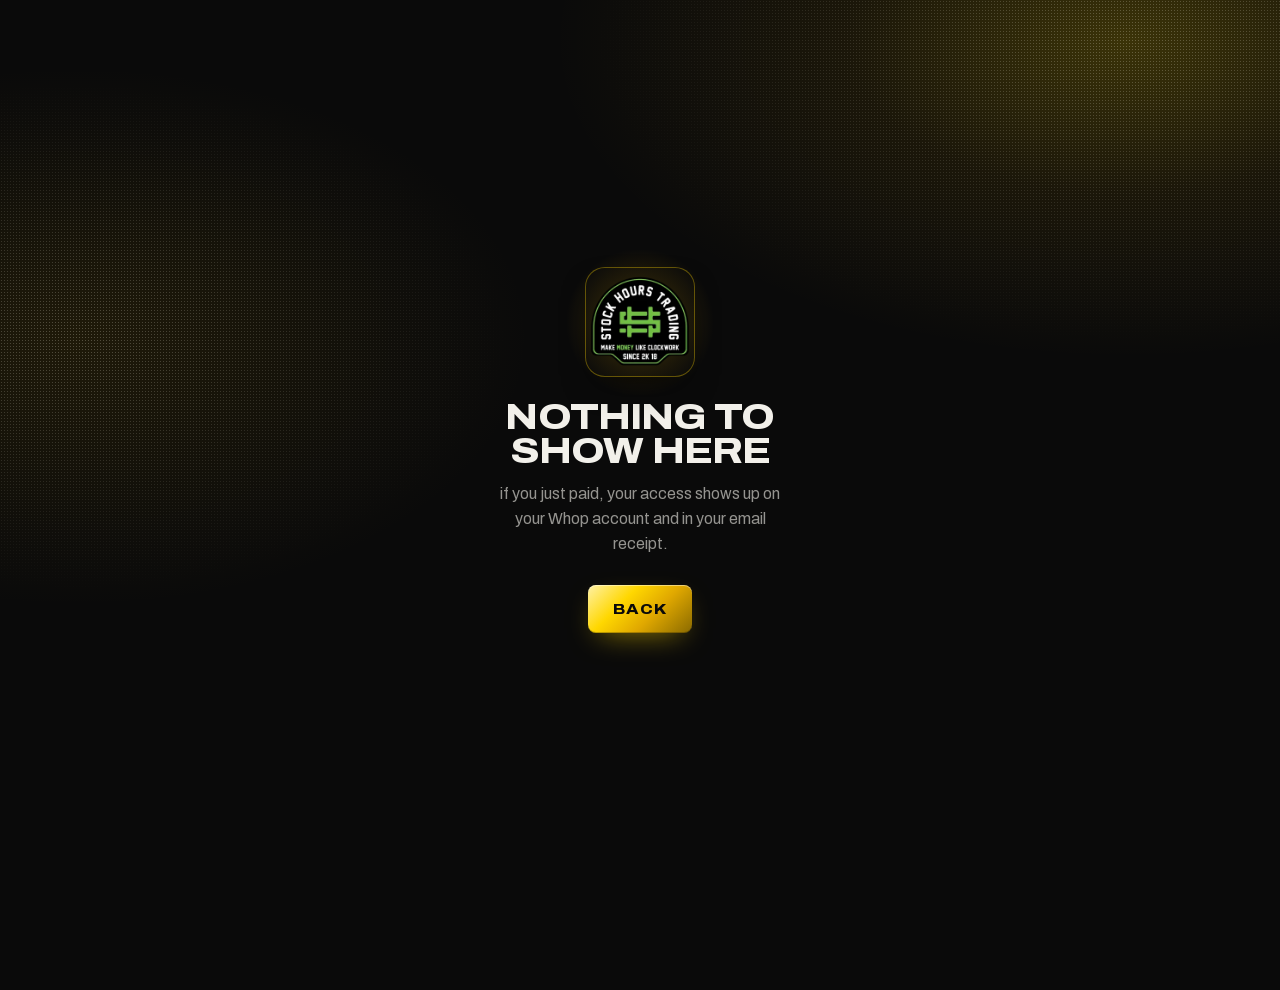
<file: thanks.html>
<!doctype html>
<html lang="en">
  <head>
    <meta charset="utf-8" />
    <meta name="viewport" content="width=device-width, initial-scale=1" />
    <title>StockHours</title>
    <meta name="robots" content="noindex" />
    <meta name="theme-color" content="#0a0a0a" />
    <link rel="icon" href="/favicon.png" type="image/png" />
    <link rel="stylesheet" href="/assets/styles.css" />
  </head>
  <body>
    <main class="brand-page thanks">
      <div class="gate">
        <div class="logo-wrap">
          <div class="logo">
            <div class="logo__glow" aria-hidden="true"></div>
            <img class="logo__img" src="/assets/img/logo.webp" alt="StockHours" width="110" height="110" decoding="async" />
          </div>
        </div>
        <h1 id="title" class="display display--lg">Checking your payment</h1>
        <p id="message" class="prose-body">one sec…</p>
        <a id="action" class="cta" href="/">Back</a>
      </div>
    </main>

    <script>
      // Landing page after Whop checkout.
      //  - Checkout Element returnUrl:  ?payment=pay_…&status=succeeded|failed|canceled
      //  - Checkout link redirect URL:  ?payment_id=pay_…
      // These query params are hints only — never proof of payment. Access is granted
      // by Whop (membership) and fulfilment should come from Whop webhooks.
      (function () {
        var q = new URLSearchParams(window.location.search);
        var status = q.get("status");
        // ?item= is added by our own checkout's returnUrl (see assets/checkout.js).
        var passName =
          {
            signals: "the Signals Chat",
            "signals-3mo": "3 months of the Signals Chat",
            vip: "the VIP Bundle",
            "vip-3mo": "3 months of the VIP Bundle",
            free: "the free StockHours Discord",
          }[q.get("item")] || "your membership";
        var hasPaymentId = /^pay_[A-Za-z0-9]+$/.test(q.get("payment_id") || "");
        var title = document.getElementById("title");
        var message = document.getElementById("message");
        var action = document.getElementById("action");

        // True when this page is running inside the Whop app frame.
        var inWhop = false;
        try {
          inWhop = window.self !== window.top;
        } catch (_) {
          inWhop = true;
        }

        function set(t, m, label, href, newTab) {
          title.textContent = t;
          message.textContent = m;
          if (!label) {
            action.hidden = true;
            return;
          }
          action.textContent = label;
          action.setAttribute("href", href);
          if (newTab) {
            action.setAttribute("target", "_blank");
            action.setAttribute("rel", "noreferrer");
          }
        }

        if (status === "succeeded" || (!status && hasPaymentId)) {
          set(
            "You're in",
            "thanks for grabbing " + passName + ". your access shows up in your Whop sidebar in a moment. turn on notifications so you catch every alert, and check your email for the receipt.",
            // Inside Whop the buyer is already where their access lives; elsewhere, send them to Whop.
            inWhop ? null : "Go to Whop",
            "https://whop.com/",
            true
          );
        } else if (status === "failed") {
          set(
            "Payment didn't go through",
            "your bank didn't approve it and you weren't charged for this attempt. try again or use a different card.",
            "Try again",
            "/"
          );
        } else if (status === "canceled") {
          set(
            "Payment canceled",
            "no worries, nothing went through. you can pick it back up anytime.",
            "Back to checkout",
            "/"
          );
        } else {
          set(
            "Nothing to show here",
            "if you just paid, your access shows up on your Whop account and in your email receipt.",
            "Back",
            "/"
          );
        }

        // Strip payment ids from the address bar so they don't end up in shared links or analytics.
        if (window.history && history.replaceState && window.location.search) {
          history.replaceState(null, "", window.location.pathname);
        }
      })();
    </script>
  </body>
</html>
</file>
<file: assets/sales.css>
/* StockHours welcome page: sales-page styles (thanks.html still uses styles.css) */

@font-face { font-family: "Archivo"; font-style: normal; font-weight: 100 900; font-stretch: 62% 125%; font-display: swap; src: url("fonts/archivo-latin.woff2") format("woff2"); }
@font-face { font-family: "JetBrains Mono"; font-style: normal; font-weight: 100 800; font-display: swap; src: url("fonts/jetbrains-mono-latin.woff2") format("woff2"); }
@font-face { font-family: "Caveat"; font-style: normal; font-weight: 700; font-display: swap; src: url("fonts/caveat-latin.woff2") format("woff2"); }

:root {
  --sans: "Archivo", Arial, ui-sans-serif, system-ui, sans-serif;
  --hand: "Caveat", "Comic Sans MS", cursive;
  --mono: "JetBrains Mono", ui-monospace, monospace;

  --bg: #0a0a0a;
  --bg-2: #111;
  --card: #161616;
  --line: #ffffff14;
  --line-2: #ffffff24;
  --text: #f4f1e8;
  --dim: #f4f1e8a6;
  --faint: #f4f1e866;
  --gold: #ffd700;
  --gold-2: #e0a800;
  --money: #7fe3a6;
  --red: #ff6b6b;
  --paper: #f4efe1;
  --ink: #141414;

  --wrap: 1120px;
  --gutter: 16px;
  color-scheme: dark;
}
@media (min-width: 720px) { :root { --gutter: 28px; } }

*, *::before, *::after { box-sizing: border-box; }
html { scroll-behavior: smooth; scroll-padding-top: 12px; -webkit-text-size-adjust: 100%; }
html, body { margin: 0; background: var(--bg); }
body { color: var(--text); font-family: var(--sans); line-height: 1.55; -webkit-font-smoothing: antialiased; overflow-x: clip; }
body.scroll-locked { overflow: hidden; }
img { max-width: 100%; height: auto; }
strong, b { color: var(--text); font-weight: 750; }
a { color: inherit; }
@media (prefers-reduced-motion: reduce) { html { scroll-behavior: auto; } *, *::before, *::after { animation: none !important; transition: none !important; } }

.wrap { width: 100%; max-width: calc(var(--wrap) + var(--gutter) * 2); margin-inline: auto; padding-inline: var(--gutter); }
.wrap--narrow { max-width: calc(760px + var(--gutter) * 2); }
.center { text-align: center; margin-top: 2.2rem; }
.muted { color: var(--faint) !important; font-size: .92rem !important; }
.sr { position: absolute; width: 1px; height: 1px; overflow: hidden; clip: rect(0 0 0 0); white-space: nowrap; }
:focus-visible { outline: 2px solid var(--gold); outline-offset: 3px; }

/* ---------- top bar ---------- */
.topbar {
  display: flex; align-items: center; justify-content: center; gap: .6rem;
  padding: .6rem var(--gutter); text-align: center; text-decoration: none;
  background: var(--gold); color: var(--ink); font-size: .86rem; font-weight: 600; line-height: 1.35;
}
.topbar b { color: var(--ink); font-weight: 900; }
.topbar__live { flex: none; width: 8px; height: 8px; border-radius: 50%; background: #0a7a3a; animation: live 1.8s infinite; }
@keyframes live { 0% { box-shadow: 0 0 0 0 #0a7a3a99; } 70%, 100% { box-shadow: 0 0 0 8px #0a7a3a00; } }

/* ---------- type ---------- */
.kicker { display: inline-block; margin: 0 0 1rem; font-family: var(--hand); font-size: 1.65rem; font-weight: 700; color: var(--gold); line-height: 1; transform: rotate(-1.5deg); }
.h1 {
  margin: 0; font-weight: 900; font-variation-settings: "wdth" 116;
  font-size: clamp(3.1rem, 12vw, 7.5rem); line-height: .9; letter-spacing: -.025em; text-transform: uppercase;
}
.h1--close { font-size: clamp(2.5rem, 8.5vw, 5.2rem); text-align: center; }
.h2 { margin: 0; font-weight: 900; font-variation-settings: "wdth" 108; font-size: clamp(2rem, 5.6vw, 3.6rem); line-height: 1; letter-spacing: -.02em; }
.h3 { margin: 0; font-weight: 900; font-variation-settings: "wdth" 108; font-size: clamp(1.5rem, 3.6vw, 2.2rem); line-height: 1.05; letter-spacing: -.015em; }
.mark {
  color: var(--ink); padding: 0 .12em; margin: 0 -.04em;
  background: linear-gradient(100deg, transparent .3em, var(--gold) .32em, #ffdf33 92%, transparent 98%) 0 58% / 100% 82% no-repeat;
  -webkit-box-decoration-break: clone; box-decoration-break: clone;
}
.money { color: var(--money); }
.head { margin-bottom: 2.4rem; max-width: 46rem; }
.head p, .split__copy p { margin: 1.1rem 0 0; color: var(--dim); font-size: 1.1rem; }
.head--center { margin-inline: auto; text-align: center; }
.head--sub { margin: 4rem 0 1.6rem; }
.fine { margin: 1.6rem auto 0; max-width: 46rem; font-size: .78rem; color: var(--faint); text-align: center; }

.note { position: absolute; font-family: var(--hand); font-weight: 700; color: var(--gold); font-size: 1.55rem; line-height: 1; pointer-events: none; white-space: nowrap; }
.note__arrow { width: 54px; height: 46px; fill: none; stroke: currentColor; stroke-width: 3; stroke-linecap: round; stroke-linejoin: round; vertical-align: top; margin-left: .2rem; }

/* ---------- buttons ---------- */
.btn {
  display: inline-flex; align-items: center; justify-content: center; gap: .7rem;
  padding: 1rem 1.6rem; border: 0; border-radius: 10px; cursor: pointer; text-decoration: none; text-align: center;
  font-family: var(--sans); font-weight: 900; font-variation-settings: "wdth" 112; font-size: 1rem; letter-spacing: .02em; text-transform: uppercase; line-height: 1.15;
  color: var(--ink); background: var(--gold);
  box-shadow: 0 4px 0 var(--gold-2), 0 18px 40px -16px #ffd700b3;
  transition: transform .12s, box-shadow .12s, background-color .12s;
}
.btn:hover { background: #ffe033; transform: translateY(-2px); box-shadow: 0 6px 0 var(--gold-2), 0 24px 50px -16px #ffd700cc; }
.btn:active { transform: translateY(3px); box-shadow: 0 1px 0 var(--gold-2), 0 8px 20px -12px #ffd700b3; }
.btn--xl { padding: 1.25rem 2.1rem; font-size: clamp(1.02rem, 2.6vw, 1.28rem); border-radius: 12px; }
.btn--block { display: flex; width: 100%; }
.btn--ghost { color: var(--gold); background: transparent; box-shadow: inset 0 0 0 2px #ffd70099; }
.btn--ghost:hover { background: #ffd70014; box-shadow: inset 0 0 0 2px var(--gold); }
.btn__arrow { transition: transform .15s; }
.btn:hover .btn__arrow { transform: translateX(4px); }

.cta-row { display: flex; flex-wrap: wrap; gap: 1rem; justify-content: center; align-items: stretch; margin-top: 2.2rem; }
.pricetag {
  display: inline-flex; flex-direction: column; align-items: center; justify-content: center; gap: .1rem;
  padding: .5rem 1.3rem; border-radius: 12px; text-decoration: none; border: 2px dashed #ffd700b3; background: #ffd7000d;
}
.pricetag:hover { background: #ffd7001f; border-color: var(--gold); }
.pricetag__label { font-size: .7rem; font-weight: 600; letter-spacing: .1em; text-transform: uppercase; color: var(--dim); }
.pricetag__value { font-weight: 900; font-variation-settings: "wdth" 118; font-size: 1.9rem; line-height: 1; color: var(--gold); }
.pricetag__value small { font-size: .9rem; color: var(--dim); font-weight: 700; }
.facts { margin: 1.3rem 0 0; color: var(--faint); font-size: .9rem; }
.facts i { font-style: normal; margin: 0 .35rem; color: var(--gold); }
.facts img { vertical-align: -3px; margin-left: .2rem; }

.code {
  display: inline-flex; flex-direction: column; align-items: center; justify-content: center; gap: .15rem;
  padding: .55rem 1.3rem; border-radius: 12px; cursor: pointer; font: inherit; color: var(--text);
  border: 2px dashed #ffd700b3; background: #ffd7000d; transition: background-color .15s, border-color .15s;
}
.code:hover, .code.is-copied { background: #ffd7001f; border-color: var(--gold); }
.code__label { font-size: .7rem; font-weight: 600; letter-spacing: .08em; text-transform: uppercase; color: var(--dim); }
.code.is-copied .code__label { color: var(--money); }
.code__value { font-weight: 900; font-variation-settings: "wdth" 125; font-size: 1.7rem; line-height: 1; letter-spacing: .14em; color: var(--gold); }

/* ---------- hero ---------- */
.hero { position: relative; padding: clamp(2.5rem, 6vw, 4.5rem) 0 clamp(2.5rem, 6vw, 4rem); text-align: center; overflow: hidden; }
.hero::before { content: ""; position: absolute; inset: -20% -10% auto; height: 120%; pointer-events: none; background: radial-gradient(50% 50% at 50% 30%, #ffd7001f, transparent 70%); }
.hero > .wrap { position: relative; }
.hero__sub { max-width: 40rem; margin: 1.6rem auto 0; color: var(--dim); font-size: clamp(1.08rem, 2.3vw, 1.3rem); line-height: 1.5; }

.video-wrap { position: relative; max-width: 880px; margin: 3rem auto 0; }
.note--video { left: -1.5rem; top: -2.6rem; transform: rotate(-6deg); }
@media (min-width: 1100px) { .note--video { left: -9rem; top: 1.5rem; } .note--video .note__arrow { transform: rotate(-20deg); } }
.video { position: relative; aspect-ratio: 16 / 9; border-radius: 16px; overflow: hidden; background: #000; box-shadow: 0 0 0 1px var(--line-2), 0 40px 100px -40px #ffd70073, 0 30px 60px -30px #000; }
.video iframe, .video video { position: absolute; inset: 0; width: 100%; height: 100%; border: 0; background: #000; object-fit: contain; }
.video__play { position: absolute; inset: 0; width: 100%; padding: 0; border: 0; cursor: pointer; background: #000; }
.video__play img { display: block; width: 100%; height: 100%; object-fit: cover; transition: transform .4s, filter .4s; filter: brightness(.9); }
.video__play:hover img { transform: scale(1.02); filter: brightness(1); }
.video__btn { position: absolute; left: 50%; top: 50%; width: clamp(64px, 12vw, 96px); aspect-ratio: 1; transform: translate(-50%, -50%); display: grid; place-items: center; border-radius: 50%; background: var(--gold); color: var(--ink); box-shadow: 0 0 0 10px #ffd70040, 0 20px 40px -10px #000; transition: transform .15s; }
.video__play:hover .video__btn { transform: translate(-50%, -50%) scale(1.07); }
.video__btn svg { width: 42%; fill: currentColor; margin-left: 8%; }
.video__label { position: absolute; left: 50%; bottom: 6%; transform: translateX(-50%); white-space: nowrap; padding: .4rem .9rem; border-radius: 999px; background: #000c; color: #fff; font-size: .85rem; font-weight: 700; }

/* ---------- ticker ---------- */
.ticker { overflow: hidden; border-block: 1px solid var(--line-2); background: var(--bg-2); -webkit-mask-image: linear-gradient(90deg, transparent, #000 8%, #000 92%, transparent); mask-image: linear-gradient(90deg, transparent, #000 8%, #000 92%, transparent); }
.ticker__track { display: flex; width: max-content; animation: tick 70s linear infinite; }
.ticker:hover .ticker__track { animation-play-state: paused; }
@keyframes tick { to { transform: translateX(-50%); } }
.tick { display: inline-flex; align-items: baseline; gap: .45rem; padding: 1rem 1.6rem; white-space: nowrap; color: var(--dim); font-size: .95rem; border-right: 1px solid var(--line); }
.tick b { color: var(--money); font-weight: 900; font-size: 1.1rem; }
.tick i { font-style: normal; color: var(--faint); font-size: .82rem; }

/* ---------- blocks ---------- */
.block { padding: clamp(3.5rem, 9vw, 6.5rem) 0; }
.block--alt { background: var(--bg-2); border-block: 1px solid var(--line); }
.block--tight { padding: clamp(2rem, 5vw, 3rem) 0; }

/* statement */
.split { display: grid; gap: 2.5rem; align-items: center; }
@media (min-width: 940px) { .split { grid-template-columns: .9fr 1.1fr; gap: 4rem; } }
.statement { position: relative; color: var(--ink); background: var(--paper); border-radius: 6px; padding: 1.4rem 1.2rem 1.6rem; font-family: var(--mono); font-size: .84rem; box-shadow: 0 30px 80px -30px #000, 0 0 0 1px #0000000f; transform: rotate(.6deg); }
@media (min-width: 520px) { .statement { padding: 1.8rem 1.8rem 2rem; font-size: .9rem; } }
.statement__head { display: flex; justify-content: space-between; flex-wrap: wrap; gap: .2rem 1rem; padding-bottom: .9rem; border-bottom: 2px solid var(--ink); font-weight: 700; text-transform: uppercase; letter-spacing: .06em; font-size: .72rem; }
.statement__rows { list-style: none; margin: 0; padding: 0; }
.statement__rows button { display: grid; grid-template-columns: 4rem 1fr auto; gap: .6rem; align-items: baseline; width: 100%; padding: .65rem .2rem; border: 0; border-bottom: 1px dashed #14141433; background: none; color: inherit; font: inherit; text-align: left; cursor: zoom-in; }
.statement__rows button:hover { background: #ffd70040; }
.row__date { font-weight: 700; }
.row__desc { color: #141414a6; }
.row__amt { font-weight: 700; color: #0a7a3a; }
.statement__total { display: flex; justify-content: space-between; align-items: center; gap: 1rem; margin-top: .6rem; padding-top: .9rem; border-top: 2px solid var(--ink); font-weight: 700; text-transform: uppercase; }
.statement__sum { position: relative; font-size: 1.35rem; text-transform: none; color: #0a7a3a; padding: .2rem .4rem; }
.circle { position: absolute; inset: -14px -18px; width: calc(100% + 36px); height: calc(100% + 28px); fill: none; stroke: #d62828; stroke-width: 3; stroke-linecap: round; }

/* receipts */
.receipts { list-style: none; margin: 0; padding: 0; display: grid; gap: 1rem; grid-template-columns: repeat(2, 1fr); }
@media (min-width: 900px) { .receipts { grid-template-columns: repeat(4, 1fr); } .receipts > li:nth-child(-n+2) { grid-column: span 2; } }
.receipts > li[hidden] { display: none; }
.receipt { display: flex; flex-direction: column; width: 100%; height: 100%; padding: 0; border: 0; border-radius: 12px; overflow: hidden; background: var(--card); color: inherit; font: inherit; text-align: left; cursor: zoom-in; box-shadow: 0 0 0 1px var(--line-2); transition: transform .15s, box-shadow .15s; }
.receipt:hover { transform: translateY(-3px); box-shadow: 0 0 0 1px #ffd70080, 0 20px 40px -20px #ffd70066; }
.receipt img { display: block; width: 100%; aspect-ratio: 6 / 5; object-fit: cover; object-position: top; background: #1b1b1d; }
.receipts > li:nth-child(-n+2) .receipt img { aspect-ratio: 16 / 10; object-fit: contain; }
.receipt__cap { display: flex; flex-wrap: wrap; align-items: baseline; gap: .1rem .45rem; padding: .6rem .8rem .7rem; font-size: .8rem; color: var(--dim); }
.receipt__cap b { color: var(--money); font-size: 1.05rem; font-weight: 900; }
.receipt__cap i { flex-basis: 100%; font-style: normal; color: var(--faint); font-size: .74rem; }

.quotes { list-style: none; margin: 0; padding: 0; columns: 2 160px; column-gap: 1rem; }
@media (min-width: 900px) { .quotes { columns: 4; } }
.quotes li { break-inside: avoid; margin-bottom: 1rem; }
.quote { display: block; width: 100%; padding: 0; border: 0; border-radius: 12px; overflow: hidden; background: var(--card); color: inherit; font: inherit; text-align: left; cursor: zoom-in; box-shadow: 0 0 0 1px var(--line-2); transition: box-shadow .15s; }
.quote:hover { box-shadow: 0 0 0 1px #ffd70080; }
.quote img { display: block; width: 100%; height: auto; }
.quote__cap { display: block; padding: .6rem .8rem; font-size: .8rem; color: var(--dim); }
.quote__cap b { color: var(--gold); }

/* Nour photos */
.photos { display: grid; gap: 1.2rem; grid-template-columns: repeat(2, 1fr); align-items: start; }
@media (min-width: 900px) { .photos { grid-template-columns: 1fr 1.3fr 1fr 1.3fr; gap: 1.6rem; } }
.photo { margin: 0; padding: .6rem .6rem 0; background: var(--paper); border-radius: 3px; box-shadow: 0 24px 50px -24px #000; }
.photo img { display: block; width: 100%; aspect-ratio: 4 / 5; object-fit: cover; background: #222; }
.photo figcaption { padding: .45rem .2rem .6rem; font-family: var(--hand); font-size: 1.3rem; line-height: 1.05; color: var(--ink); text-align: center; }
.photo--a { transform: rotate(-2.5deg); }
.photo--b { transform: rotate(1.5deg); margin-top: 1.5rem; }
.photo--c { transform: rotate(-1deg); }
.photo--d { transform: rotate(2.2deg); margin-top: 1.5rem; }

/* vs */
.vs { display: grid; gap: 1rem; align-items: stretch; }
@media (min-width: 860px) { .vs { grid-template-columns: 1fr auto 1.15fr; gap: 1.5rem; align-items: center; } }
.vs__side { position: relative; padding: 1.8rem; border-radius: 16px; background: var(--card); border: 1px solid var(--line); }
.vs__side h3 { margin: 0 0 1.2rem; font-size: 1.35rem; font-weight: 850; font-variation-settings: "wdth" 108; }
.vs__side--win { background: linear-gradient(160deg, #262006, var(--card) 55%); border: 2px solid var(--gold); padding: 2.2rem 1.8rem; }
.vs__or { justify-self: center; font-family: var(--hand); font-size: 2.2rem; color: var(--faint); }
.note--vs { top: -1.2rem; right: 1.2rem; transform: rotate(4deg); padding: .1rem .5rem; background: var(--bg-2); }
.x-list, .check-list { list-style: none; margin: 0; padding: 0; display: grid; gap: .9rem; }
.x-list li, .check-list li { position: relative; padding-left: 2rem; color: var(--dim); }
.x-list li::before, .check-list li::before { position: absolute; left: 0; top: -.05em; font-weight: 900; font-size: 1.15rem; }
.x-list li::before { content: "✕"; color: var(--red); }
.check-list li::before { content: "✓"; color: var(--money); }
.x-list li { text-decoration: line-through; text-decoration-color: #ff6b6b59; }

/* steps */
.steps { list-style: none; counter-reset: s; margin: 0; padding: 0; display: grid; gap: 1.5rem; }
@media (min-width: 860px) { .steps { grid-template-columns: repeat(3, 1fr); gap: 2rem; } }
.steps li { counter-increment: s; position: relative; padding-top: 4.2rem; }
.steps li::before { content: counter(s); position: absolute; top: 0; left: 0; font-weight: 900; font-variation-settings: "wdth" 125; font-size: 4.2rem; line-height: 1; color: transparent; -webkit-text-stroke: 2px var(--gold); }
.steps h3 { margin: 0 0 .5rem; font-size: 1.35rem; font-weight: 850; }
.steps p { margin: 0; color: var(--dim); }

/* join: comparison + builder */
.join { display: grid; gap: 1.5rem; align-items: start; }
@media (min-width: 940px) { .join { grid-template-columns: 1.15fr 1fr; gap: 2rem; } }
.table-wrap { overflow-x: auto; border-radius: 16px; border: 1px solid var(--line-2); background: var(--card); }
.compare { width: 100%; min-width: 330px; border-collapse: collapse; font-size: .92rem; }
.compare th, .compare td { padding: .8rem .6rem; text-align: center; border-bottom: 1px solid var(--line); }
.compare tbody tr:last-child th, .compare tbody tr:last-child td { border-bottom: 0; }
.compare tbody th { text-align: left; font-weight: 600; color: var(--dim); }
.compare thead th { padding-top: 1.4rem; font-size: 1rem; font-weight: 900; font-variation-settings: "wdth" 110; text-transform: uppercase; vertical-align: bottom; }
.compare td { color: var(--dim); }
.compare .y { color: var(--money); font-weight: 900; }
.compare .n { color: #ff6b6b8c; }
.compare__price td, .compare__price th { font-weight: 800; color: var(--text); }
.compare .is-pick { background: #ffd7000f; color: var(--text); box-shadow: inset 2px 0 var(--gold), inset -2px 0 var(--gold); }
.compare thead .is-pick { color: var(--gold); box-shadow: inset 2px 0 var(--gold), inset -2px 0 var(--gold), inset 0 2px var(--gold); }
.compare tbody tr:last-child .is-pick { box-shadow: inset 2px 0 var(--gold), inset -2px 0 var(--gold), inset 0 -2px var(--gold); }
.pick-tag { display: block; margin: 0 auto .35rem; font-family: var(--hand); font-size: 1.1rem; text-transform: none; font-variation-settings: normal; color: var(--gold); line-height: 1; }
@media (max-width: 480px) { .compare { font-size: .8rem; } .compare th, .compare td { padding: .7rem .35rem; } .compare thead th { font-size: .85rem; } }

.offer { padding: 1.6rem; border-radius: 18px; border: 2px solid var(--gold); background: linear-gradient(170deg, #241e06, var(--card) 45%); box-shadow: 0 40px 90px -50px #ffd70099; }
.offer__eyebrow { margin: 0; font-family: var(--hand); font-size: 1.5rem; color: var(--gold); line-height: 1; }
.offer__price { display: flex; align-items: baseline; gap: .3rem; margin-top: .5rem; }
.offer__amount { font-weight: 900; font-variation-settings: "wdth" 118; font-size: clamp(2.8rem, 8vw, 3.6rem); line-height: 1; }
.offer__per { color: var(--dim); font-weight: 700; }
.offer__terms { margin: .4rem 0 1.2rem; color: var(--dim); font-size: .92rem; }
.upsell { display: flex; align-items: center; gap: .8rem; width: 100%; margin-bottom: .7rem; padding: .85rem .9rem; border-radius: 12px; border: 1.5px dashed var(--line-2); background: #ffffff05; color: inherit; font: inherit; text-align: left; cursor: pointer; transition: border-color .15s, background-color .15s; }
.upsell:hover { border-color: #ffd70099; }
.upsell[aria-pressed="true"] { border-style: solid; border-color: var(--gold); background: #ffd70012; }
.upsell__box { flex: none; display: grid; place-items: center; width: 22px; height: 22px; border-radius: 6px; border: 2px solid var(--line-2); color: transparent; font-size: .8rem; font-weight: 900; }
.upsell[aria-pressed="true"] .upsell__box { background: var(--gold); border-color: var(--gold); color: var(--ink); }
.upsell__text { flex: 1; display: grid; gap: .15rem; }
.upsell__title { font-weight: 800; font-size: .95rem; }
.upsell__body { color: var(--dim); font-size: .82rem; line-height: 1.35; }
.upsell__tag { flex: none; padding: .2rem .5rem; border-radius: 999px; background: #ffd7001f; color: var(--gold); font-size: .68rem; font-weight: 800; letter-spacing: .08em; text-transform: uppercase; }
.offer__list { list-style: none; margin: 1rem 0 1.3rem; padding: 0; display: grid; gap: .5rem; }
.offer__list li { position: relative; padding-left: 1.6rem; color: var(--dim); font-size: .92rem; }
.offer__list li::before { content: "✓"; position: absolute; left: 0; color: var(--money); font-weight: 900; }
.offer__list li[hidden] { display: none; }
.offer__trust { margin: .9rem 0 0; text-align: center; font-size: .8rem; color: var(--faint); }

.plans { display: grid; grid-template-columns: repeat(2, 1fr); gap: .8rem; margin-top: 1.5rem; }
@media (min-width: 900px) { .plans { grid-template-columns: repeat(4, 1fr); } }
.plan { position: relative; display: grid; gap: .2rem; padding: 1rem; border-radius: 12px; border: 1px solid var(--line-2); background: var(--card); text-decoration: none; transition: border-color .15s, transform .15s; }
.plan:hover { border-color: var(--gold); transform: translateY(-2px); }
.plan__name { font-size: .8rem; color: var(--dim); font-weight: 600; }
.plan__price { font-weight: 900; font-size: 1.35rem; font-variation-settings: "wdth" 112; }
.plan__price small { font-size: .8rem; color: var(--dim); }
.plan__badge { position: absolute; top: -9px; right: .7rem; padding: .1rem .5rem; border-radius: 999px; background: var(--gold); color: var(--ink); font-size: .64rem; font-weight: 900; letter-spacing: .06em; text-transform: uppercase; }

/* funded row */
.funded { display: grid; gap: 1.2rem; align-items: center; padding: 1.5rem; border-radius: 16px; border: 1px solid var(--line-2); background: var(--card); }
@media (min-width: 860px) { .funded { grid-template-columns: 1fr auto auto; gap: 1.6rem; padding: 1.6rem 2rem; } }
.funded__copy p { margin: .5rem 0 0; color: var(--dim); font-size: .95rem; }

/* faq */
.faq { display: grid; gap: .7rem; }
.faq details { border-radius: 12px; background: var(--card); border: 1px solid var(--line); }
.faq details[open] { border-color: #ffd70059; }
.faq summary { cursor: pointer; list-style: none; position: relative; padding: 1.15rem 3.2rem 1.15rem 1.3rem; font-weight: 750; font-size: 1.05rem; }
.faq summary::-webkit-details-marker { display: none; }
.faq summary::after { content: "+"; position: absolute; right: 1.3rem; top: 50%; transform: translateY(-50%); color: var(--gold); font-size: 1.6rem; font-weight: 400; transition: transform .2s; }
.faq details[open] summary::after { transform: translateY(-50%) rotate(45deg); }
.faq p { margin: 0; padding: 0 1.3rem 1.2rem; color: var(--dim); }

/* close */
.close { position: relative; padding: clamp(4rem, 10vw, 7rem) 0 3rem; text-align: center; overflow: hidden; }
.close::before { content: ""; position: absolute; inset: 0; background: radial-gradient(60% 60% at 50% 30%, #ffd7001a, transparent 70%); pointer-events: none; }
.close > .wrap { position: relative; }
.ps { max-width: 34rem; margin: 3rem auto 0; padding: 1.4rem 1.6rem; text-align: left; border-radius: 4px; background: var(--paper); color: var(--ink); transform: rotate(-1deg); font-family: var(--hand); font-size: 1.45rem; line-height: 1.25; box-shadow: 0 20px 50px -20px #000; }
.ps p { margin: 0; }
.ps b { color: var(--ink); }

/* footer */
.footer { padding: 2.5rem 0 7rem; border-top: 1px solid var(--line); text-align: center; color: var(--faint); font-size: .85rem; }
.footer p { margin: .8rem 0 0; }
.footer a { color: var(--dim); }
.footer__free { margin: 0 0 1.6rem !important; color: var(--dim); font-size: .95rem; }
.footer__free a { color: var(--gold); font-weight: 700; }
.footer__brand { display: inline-flex; align-items: center; gap: .5rem; font-weight: 900; color: var(--text); font-variation-settings: "wdth" 112; }
.disclosure { max-width: 46rem; margin: 1rem auto 0; text-align: left; }
.disclosure summary { cursor: pointer; text-align: center; color: var(--dim); }
.disclosure p { font-size: .76rem; line-height: 1.7; }

/* sticky */
.sticky { position: fixed; left: 0; right: 0; bottom: 0; z-index: 20; display: flex; gap: .55rem; align-items: stretch; justify-content: center; padding: .7rem var(--gutter) calc(.7rem + env(safe-area-inset-bottom)); background: #0a0a0af0; border-top: 1px solid #ffd70040; -webkit-backdrop-filter: blur(10px); backdrop-filter: blur(10px); transform: translateY(110%); transition: transform .25s ease; }
.sticky.is-visible { transform: none; }
.sticky__price { flex: none; display: flex; flex-direction: column; justify-content: center; padding: 0 .9rem; border-radius: 10px; border: 2px dashed #ffd700b3; background: #ffd7000d; text-decoration: none; line-height: 1.1; }
.sticky__price span { font-size: .66rem; text-transform: uppercase; letter-spacing: .06em; color: var(--dim); }
.sticky__price b { color: var(--gold); font-size: 1rem; }
.sticky__btn { flex: 1; max-width: 380px; padding: .9rem 1rem; font-size: .9rem; box-shadow: 0 3px 0 var(--gold-2); }
@media (max-width: 400px) { .sticky__btn { font-size: .76rem; padding: .85rem .5rem; } .sticky__price { padding: 0 .6rem; } }

/* dialogs */
.icon-btn { display: grid; place-items: center; flex: none; width: 34px; height: 34px; padding: 0; border-radius: 8px; border: 1px solid var(--line-2); background: #0a0a0a99; color: var(--dim); cursor: pointer; transition: color .14s, border-color .14s; }
.icon-btn:hover { color: var(--text); border-color: #ffd70073; }
.lightbox, .checkout-dialog { margin: auto; padding: 0; border: 0; background: none; color: var(--text); overflow: visible; font-family: var(--sans); }
.lightbox::backdrop, .checkout-dialog::backdrop { background: #050505e0; -webkit-backdrop-filter: blur(6px); backdrop-filter: blur(6px); }
.lightbox { width: 100%; max-width: min(94vw, 640px); max-height: 94dvh; }
.lightbox__frame { display: flex; flex-direction: column; gap: .75rem; }
.lightbox__img { display: block; width: 100%; height: auto; max-height: calc(94dvh - 70px); object-fit: contain; border-radius: 14px; background: #1b1b1d; }
.lightbox__bar { display: flex; align-items: center; justify-content: space-between; gap: .75rem; }
.lightbox__nav { display: flex; gap: .5rem; }
.lightbox__caption { flex: 1; text-align: center; font-size: .85rem; color: var(--dim); }
.checkout-dialog { width: 100%; max-width: min(96vw, 480px); max-height: 92dvh; }
.checkout-dialog__panel { display: flex; flex-direction: column; max-height: 92dvh; overflow: hidden; border-radius: 14px; border: 1px solid #ffd7003d; background: var(--card); box-shadow: 0 40px 90px -30px #000000f2; }
.checkout-dialog__bar { flex: none; display: flex; justify-content: space-between; align-items: center; gap: 1rem; padding: .85rem 1rem .85rem 1.15rem; border-bottom: 1px solid var(--line); }
.checkout-dialog__title { font-size: .85rem; font-weight: 700; color: var(--gold); }
.checkout-dialog__body { position: relative; min-height: 380px; overflow-y: auto; -webkit-overflow-scrolling: touch; }
.checkout-status { display: grid; place-items: center; gap: 1rem; min-height: 380px; padding: 2rem 1.5rem; text-align: center; color: var(--dim); }
.checkout-status[hidden] { display: none; }
.checkout-status p { margin: 0; }
.spinner { width: 26px; height: 26px; border-radius: 50%; border: 2px solid #ffd7002e; border-top-color: var(--gold); animation: spin .8s linear infinite; }
@keyframes spin { to { transform: rotate(360deg); } }

/* phones */
@media (max-width: 559px) {
  .note--video { left: .2rem; top: -2.3rem; font-size: 1.35rem; }
  .statement__rows button { grid-template-columns: 1fr auto; row-gap: .1rem; }
  .row__desc { grid-column: 1 / -1; grid-row: 2; font-size: .76rem; }
  .row__amt { grid-row: 1; grid-column: 2; }
  .photo figcaption { font-size: 1.1rem; }
}
.funded .mark { white-space: nowrap; }
</file>
<file: assets/styles.css>
/* StockHours — brand + welcome app styles */

@font-face {
  font-family: "Archivo";
  font-style: normal;
  font-weight: 100 900;
  font-stretch: 62% 125%;
  font-display: swap;
  src: url("fonts/archivo-latin.woff2") format("woff2");
}
@font-face {
  font-family: "JetBrains Mono";
  font-style: normal;
  font-weight: 100 800;
  font-display: swap;
  src: url("fonts/jetbrains-mono-latin.woff2") format("woff2");
}

:root {
  --font-display: "Archivo", Arial;
  --font-mono: "JetBrains Mono", ui-monospace;

  --brand-bg: #0a0a0a;
  --brand-surface: #141414;
  --brand-well: #1c1c1c;
  --brand-accent: #ffd700;
  --brand-accent-hi: #fff1a6;
  --brand-accent-mid: #e0a800;
  --brand-accent-deep: #8a6a00;
  --brand-cream: #f5f1e0;
  --brand-text: #f2f0ea;
  --brand-text-dim: #f2f0ea99;
  --brand-text-faint: #f2f0ea5c;
  --brand-hairline: #ffd7002e;
  --brand-hairline-soft: #f2f0ea17;
  --brand-accent-grad: linear-gradient(
    135deg,
    var(--brand-accent-hi) 0%,
    var(--brand-accent) 34%,
    var(--brand-accent-mid) 62%,
    var(--brand-accent-deep) 100%
  );
  --money: #7fe3a6;
  --money-glow: #7fe3a640;
  --star: #f5c86b;

  --container: 1120px;
  --gutter: 20px;
  --nav-h: 60px;
  color-scheme: dark;
}

*,
*::before,
*::after {
  box-sizing: border-box;
}

html {
  scroll-behavior: smooth;
  scroll-padding-top: calc(var(--nav-h) + 12px);
  -webkit-text-size-adjust: 100%;
}

html,
body {
  margin: 0;
  min-height: 100%;
  background-color: var(--brand-bg);
}

body {
  color: var(--brand-text);
  font-family: var(--font-display), ui-sans-serif, system-ui, sans-serif;
  font-synthesis-weight: none;
  -webkit-font-smoothing: antialiased;
  overflow-x: clip;
}

body.scroll-locked {
  overflow: hidden;
}

img {
  max-width: 100%;
  height: auto;
}

@media (prefers-reduced-motion: reduce) {
  html {
    scroll-behavior: auto;
  }
}

.container {
  width: 100%;
  max-width: calc(var(--container) + var(--gutter) * 2);
  margin-inline: auto;
  padding-inline: var(--gutter);
}

/* ---------- page background ---------- */

.brand-page {
  background-color: var(--brand-bg);
  min-height: 100vh;
  position: relative;
  overflow-x: clip;
}

.brand-page::before {
  content: "";
  pointer-events: none;
  background:
    radial-gradient(64% 46% at 88% 4%, #ffd70033 0%, #e0a80014 34%, #e0a80000 70%),
    radial-gradient(52% 40% at 6% 34%, #8a6a0029 0%, #8a6a0000 68%);
  height: 110vh;
  max-height: 1100px;
  position: absolute;
  inset: 0 0 auto;
}

.brand-page::after {
  content: "";
  pointer-events: none;
  opacity: 0.5;
  background-image: radial-gradient(#f5f1e080 0.5px, #f5f1e000 0.6px);
  background-size: 3px 3px;
  height: 110vh;
  max-height: 1100px;
  position: absolute;
  inset: 0 0 auto;
  -webkit-mask-image:
    radial-gradient(60% 44% at 88% 4%, #000 0%, #0000 70%),
    radial-gradient(50% 38% at 6% 34%, #000 0%, #0000 68%);
  mask-image:
    radial-gradient(60% 44% at 88% 4%, #000 0%, #0000 70%),
    radial-gradient(50% 38% at 6% 34%, #000 0%, #0000 68%);
}

.brand-page > * {
  position: relative;
  z-index: 1;
}

/* ---------- type ---------- */

.display {
  font-family: var(--font-display), ui-sans-serif, system-ui, sans-serif;
  font-variation-settings: "wdth" 116;
  letter-spacing: -0.025em;
  text-transform: uppercase;
  font-weight: 800;
  line-height: 0.94;
  margin: 0;
}

.display--xl {
  font-variation-settings: "wdth" 122;
  letter-spacing: -0.04em;
  font-size: clamp(3rem, 10vw, 6.25rem);
  line-height: 0.88;
}

.display--lg {
  font-size: clamp(1.85rem, 4.6vw, 3.1rem);
}

.display--md {
  font-size: clamp(1.15rem, 2.4vw, 1.45rem);
  line-height: 1.05;
}

.gold-text {
  background: var(--brand-accent-grad);
  color: transparent;
  -webkit-background-clip: text;
  background-clip: text;
}

.money {
  color: var(--money);
}

.eyebrow {
  font-family: var(--font-mono), ui-monospace, monospace;
  letter-spacing: 0.24em;
  text-transform: uppercase;
  color: var(--brand-accent);
  font-size: 0.6875rem;
  font-weight: 500;
  margin: 0 0 0.9rem;
}

.prose-body {
  font-family: var(--font-display), ui-sans-serif, system-ui, sans-serif;
  font-variation-settings: "wdth" 100;
  color: var(--brand-text-dim);
  font-weight: 400;
  line-height: 1.58;
}

.data {
  font-family: var(--font-mono), ui-monospace, monospace;
  font-variant-numeric: tabular-nums;
}

.fine-print {
  font-family: var(--font-mono), ui-monospace, monospace;
  font-size: 0.72rem;
  letter-spacing: 0.04em;
  color: var(--brand-text-faint);
  margin: 0.85rem 0 0;
}

/* ---------- buttons ---------- */

.cta {
  cursor: pointer;
  font-family: var(--font-display), sans-serif;
  font-variation-settings: "wdth" 112;
  letter-spacing: 0.06em;
  text-transform: uppercase;
  color: #0a0a0a;
  background: var(--brand-accent-grad);
  border: none;
  border-radius: 8px;
  justify-content: center;
  align-items: center;
  gap: 0.55rem;
  padding: 1rem 1.6rem;
  font-size: 0.9375rem;
  font-weight: 800;
  text-decoration: none;
  transition: transform 0.15s, box-shadow 0.15s, filter 0.15s;
  display: inline-flex;
  box-shadow:
    inset 0 1px #ffffff73,
    inset 0 -1px #00000040,
    0 10px 30px -12px #ffd700a6;
}

.cta:hover {
  filter: brightness(1.07);
  transform: translateY(-1px);
  box-shadow:
    inset 0 1px #ffffff80,
    inset 0 -1px #00000040,
    0 16px 38px -12px #ffd700cc;
}

.cta:active {
  transform: translateY(0);
}

.cta--lg {
  padding: 1.15rem 1.9rem;
  font-size: 1rem;
}

.cta--sm {
  padding: 0.6rem 1rem;
  font-size: 0.75rem;
  border-radius: 6px;
}

.cta--block {
  display: flex;
  width: 100%;
}

.cta--ghost {
  color: var(--brand-text-dim);
  background: transparent;
  box-shadow: inset 0 0 0 1px var(--brand-hairline);
}

.cta--ghost:hover {
  filter: none;
  color: var(--brand-text);
  box-shadow: inset 0 0 0 1px #ffd7006b;
}

.cta__price {
  opacity: 0.72;
  font-weight: 700;
}

:where(a, button, input, select, textarea, summary):focus-visible {
  outline: 2px solid var(--brand-accent);
  outline-offset: 3px;
  border-radius: 4px;
}

/* ---------- nav ---------- */

.nav {
  position: sticky;
  top: 0;
  z-index: 30;
  height: var(--nav-h);
  background: rgba(10, 10, 10, 0.72);
  -webkit-backdrop-filter: blur(14px) saturate(1.2);
  backdrop-filter: blur(14px) saturate(1.2);
  border-bottom: 1px solid var(--brand-hairline-soft);
}

.nav__inner {
  height: 100%;
  display: flex;
  align-items: center;
  justify-content: space-between;
  gap: 1rem;
}

.nav__brand {
  display: inline-flex;
  align-items: center;
  gap: 0.65rem;
  color: var(--brand-text);
  text-decoration: none;
}

.nav__brand img {
  width: 32px;
  height: 32px;
  border-radius: 9px;
  box-shadow: inset 0 0 0 1px rgba(255, 215, 0, 0.34);
}

.nav__name {
  font-size: 0.95rem;
}

.nav__right {
  display: flex;
  align-items: center;
  gap: 1rem;
}

.nav__rating {
  display: none;
  font-family: var(--font-mono), monospace;
  font-size: 0.72rem;
  color: var(--brand-text-dim);
  letter-spacing: 0.04em;
}

.nav__rating b {
  color: var(--star);
  font-weight: 600;
}

@media (min-width: 720px) {
  .nav__rating {
    display: inline;
  }
}

/* ---------- sections ---------- */

.section {
  padding-block: clamp(4rem, 9vw, 7rem);
}

.section--tight {
  padding-block: clamp(2.5rem, 6vw, 4rem);
}

.section__head {
  max-width: 44rem;
  margin-bottom: clamp(2rem, 5vw, 3rem);
}

.section__head--center {
  text-align: center;
  margin-inline: auto;
}

.section__head .prose-body {
  margin: 1rem 0 0;
  font-size: 1.05rem;
}

.rule-gold {
  background: linear-gradient(90deg, #8a6a0000 0%, var(--brand-accent-deep) 30%, var(--brand-accent) 50%, var(--brand-accent-deep) 70%, #8a6a0000 100%);
  opacity: 0.5;
  border: 0;
  height: 1px;
  margin: 0;
}

.panel {
  background: linear-gradient(180deg, #ffd7000a 0%, #ffd70000 40%), var(--brand-surface);
  border: 1px solid var(--brand-hairline-soft);
  border-radius: 14px;
  position: relative;
}

.panel--lit::before {
  content: "";
  border-radius: inherit;
  background: linear-gradient(90deg, #ffd70000 0%, #ffd70080 50%, #ffd70000 100%);
  height: 1px;
  position: absolute;
  inset: 0 0 auto;
}

/* ---------- hero ---------- */

.hero {
  padding-block: clamp(2.5rem, 7vw, 5rem) clamp(3rem, 7vw, 5rem);
}

.hero__grid {
  display: grid;
  gap: clamp(2.5rem, 6vw, 4rem);
  align-items: center;
}

@media (min-width: 920px) {
  .hero__grid {
    grid-template-columns: 1.05fr 0.95fr;
  }
}

.hero__title {
  display: flex;
  flex-direction: column;
}

.hero__kicker {
  margin: 1.25rem 0 0;
  font-size: clamp(1rem, 2.2vw, 1.25rem);
  letter-spacing: 0.02em;
}

.hero__sub {
  margin: 1rem 0 0;
  font-size: clamp(1rem, 1.6vw, 1.125rem);
  max-width: 34rem;
}

.hero__ctas {
  display: flex;
  flex-wrap: wrap;
  gap: 0.75rem;
  margin-top: 1.75rem;
}

.trust {
  display: flex;
  flex-wrap: wrap;
  align-items: center;
  gap: 0.5rem 1.1rem;
  margin: 1.6rem 0 0;
  padding: 0;
  list-style: none;
  font-family: var(--font-mono), monospace;
  font-size: 0.75rem;
  letter-spacing: 0.04em;
  color: var(--brand-text-dim);
}

.trust li {
  display: inline-flex;
  align-items: center;
  gap: 0.4rem;
}

.trust__stars {
  color: var(--star);
  letter-spacing: 0.08em;
}

.trust b {
  color: var(--brand-text);
  font-weight: 600;
}

/* fanned slips */

.slip-stack {
  position: relative;
  height: clamp(340px, 52vw, 500px);
  max-width: 520px;
  width: 100%;
  margin-inline: auto;
}

.slip-stack::before {
  content: "";
  position: absolute;
  inset: 8% 4%;
  background: radial-gradient(closest-side, #ffd70055, #e0a80022 55%, transparent 100%);
  filter: blur(10px);
}

.slip-stack__img {
  position: absolute;
  border-radius: 14px;
  border: 1px solid rgba(255, 215, 0, 0.28);
  box-shadow:
    0 30px 60px -24px rgba(0, 0, 0, 0.95),
    0 0 0 1px rgba(0, 0, 0, 0.4);
  background: #1b1b1d;
  transition: transform 0.6s cubic-bezier(0.2, 0.8, 0.3, 1);
}

.slip-stack__img--a {
  width: 54%;
  left: 2%;
  top: 6%;
  transform: rotate(-9deg);
}

.slip-stack__img--b {
  width: 52%;
  right: 1%;
  top: 2%;
  transform: rotate(7deg);
}

.slip-stack__img--c {
  width: 72%;
  left: 14%;
  bottom: 4%;
  transform: rotate(-1.5deg);
  z-index: 2;
}

@media (hover: hover) and (pointer: fine) {
  .slip-stack:hover .slip-stack__img--a {
    transform: rotate(-12deg) translate(-10px, -6px);
  }
  .slip-stack:hover .slip-stack__img--b {
    transform: rotate(10deg) translate(10px, -8px);
  }
  .slip-stack:hover .slip-stack__img--c {
    transform: rotate(0deg) translateY(-6px);
  }
}

.chip {
  position: absolute;
  z-index: 3;
  display: inline-flex;
  flex-direction: column;
  gap: 0.2rem;
  padding: 0.6rem 0.85rem;
  border-radius: 10px;
  background: rgba(20, 20, 20, 0.78);
  -webkit-backdrop-filter: blur(12px) saturate(1.3);
  backdrop-filter: blur(12px) saturate(1.3);
  box-shadow:
    inset 0 1px #ffffff22,
    inset 0 0 0 1px rgba(255, 215, 0, 0.32),
    0 16px 34px -14px rgba(0, 0, 0, 0.9);
  animation: float 6s ease-in-out infinite;
}

.chip__label {
  font-family: var(--font-mono), monospace;
  font-size: 0.62rem;
  letter-spacing: 0.18em;
  text-transform: uppercase;
  color: var(--brand-text-dim);
}

.chip__value {
  font-family: var(--font-display), sans-serif;
  font-variation-settings: "wdth" 112;
  font-weight: 800;
  font-size: clamp(1rem, 2.4vw, 1.3rem);
  letter-spacing: -0.01em;
}

.chip--win {
  right: -2%;
  bottom: 14%;
}

.chip--odds {
  left: -2%;
  top: 38%;
  animation-delay: -3s;
}

@keyframes float {
  0%,
  100% {
    transform: translateY(0);
  }
  50% {
    transform: translateY(-8px);
  }
}

/* ---------- stats ---------- */

.stats {
  display: grid;
  grid-template-columns: 1fr;
  text-align: center;
  padding: clamp(1.5rem, 4vw, 2.25rem);
  gap: 1.25rem;
}

@media (min-width: 640px) {
  .stats {
    grid-template-columns: 1fr auto 1fr auto 1fr;
    align-items: center;
  }
}

.stat__value {
  font-family: var(--font-display), sans-serif;
  font-variation-settings: "wdth" 118;
  font-weight: 800;
  font-size: clamp(2rem, 5.5vw, 3.25rem);
  letter-spacing: -0.03em;
  line-height: 1;
  font-variant-numeric: tabular-nums;
}

.stat__label {
  margin-top: 0.5rem;
  font-family: var(--font-mono), monospace;
  font-size: 0.68rem;
  letter-spacing: 0.22em;
  text-transform: uppercase;
  color: var(--brand-text-dim);
}

.stats__arrow {
  color: var(--brand-accent);
  font-size: 1.5rem;
  line-height: 1;
}

@media (max-width: 639px) {
  .stats__arrow {
    transform: rotate(90deg);
  }
}

.stats__note {
  grid-column: 1 / -1;
  margin: 0.25rem 0 0;
  font-size: 0.9rem;
}

/* ---------- receipts marquee ---------- */

.marquee {
  overflow: hidden;
  padding-block: 0.6rem;
  -webkit-mask-image: linear-gradient(90deg, transparent, #000 5%, #000 95%, transparent);
  mask-image: linear-gradient(90deg, transparent, #000 5%, #000 95%, transparent);
}

.marquee + .marquee {
  margin-top: 0.4rem;
}

.marquee__track {
  display: flex;
  width: max-content;
  animation: marquee var(--marquee-dur, 70s) linear infinite;
}

.marquee--reverse .marquee__track {
  animation-direction: reverse;
}

.marquee:hover .marquee__track,
.marquee:focus-within .marquee__track {
  animation-play-state: paused;
}

@keyframes marquee {
  to {
    transform: translateX(-50%);
  }
}

/* Without JS (no clones) or with reduced motion: a plain swipeable row. */
html:not(.js) .marquee,
.marquee.is-static {
  overflow-x: auto;
  -webkit-mask-image: none;
  mask-image: none;
  scrollbar-width: thin;
}

html:not(.js) .marquee__track,
.marquee.is-static .marquee__track {
  animation: none;
}

@media (prefers-reduced-motion: reduce) {
  .marquee {
    overflow-x: auto;
    -webkit-mask-image: none;
    mask-image: none;
  }
  .marquee__track {
    animation: none;
  }
  .marquee [data-clone] {
    display: none;
  }
  .chip {
    animation: none;
  }
}

.slip {
  --slip-h: 260px;
  position: relative;
  flex: none;
  height: var(--slip-h);
  margin: 0 14px 0 0;
  padding: 0;
  border: 0;
  border-radius: 14px;
  overflow: hidden;
  background: #1b1b1d;
  cursor: zoom-in;
  box-shadow:
    inset 0 0 0 1px rgba(255, 215, 0, 0.22),
    0 18px 40px -22px rgba(0, 0, 0, 0.95);
  transition: transform 0.2s, box-shadow 0.2s;
  color: inherit;
  font: inherit;
  text-align: left;
}

@media (min-width: 720px) {
  .slip {
    --slip-h: 330px;
    margin-right: 18px;
  }
}

.slip img {
  display: block;
  height: 100%;
  width: auto;
  max-width: none;
}

.slip::after {
  content: "";
  position: absolute;
  inset: 45% 0 0;
  background: linear-gradient(180deg, rgba(10, 10, 10, 0) 0%, rgba(10, 10, 10, 0.88) 62%, rgba(10, 10, 10, 0.96) 100%);
  pointer-events: none;
}

.slip:hover {
  transform: translateY(-4px);
  box-shadow:
    inset 0 0 0 1px rgba(255, 215, 0, 0.55),
    0 24px 46px -20px rgba(255, 215, 0, 0.45);
}

.slip__meta {
  position: absolute;
  left: 14px;
  right: 14px;
  bottom: 12px;
  z-index: 1;
  display: flex;
  flex-direction: column;
  gap: 0.2rem;
}

.slip__tag {
  font-family: var(--font-mono), monospace;
  font-size: 0.6rem;
  letter-spacing: 0.18em;
  text-transform: uppercase;
  color: var(--brand-text-dim);
}

.slip__win {
  font-family: var(--font-display), sans-serif;
  font-variation-settings: "wdth" 112;
  font-weight: 800;
  font-size: 1.05rem;
  color: var(--brand-text);
  letter-spacing: -0.01em;
  white-space: nowrap;
}

.slip__win .money {
  font-size: 1.2rem;
}

.receipts__note {
  margin: 1.75rem auto 0;
  max-width: 40rem;
  text-align: center;
  font-size: 0.92rem;
}

/* ---------- cappers ---------- */

.cappers {
  display: grid;
  gap: 1rem;
}

@media (min-width: 760px) {
  .cappers {
    grid-template-columns: 1fr 1fr;
  }
}

.capper {
  padding: clamp(1.25rem, 3vw, 1.75rem);
}

.capper__head {
  display: flex;
  align-items: center;
  gap: 0.9rem;
  margin-bottom: 0.9rem;
}

.capper__avatar {
  width: 52px;
  height: 52px;
  border-radius: 14px;
  flex: none;
  object-fit: cover;
  box-shadow: inset 0 0 0 1px rgba(255, 215, 0, 0.34);
}

.capper__role {
  font-family: var(--font-mono), monospace;
  font-size: 0.65rem;
  letter-spacing: 0.2em;
  text-transform: uppercase;
  color: var(--brand-accent);
  margin-top: 0.35rem;
}

.capper p {
  margin: 0 0 1.1rem;
  font-size: 0.98rem;
}

.channels {
  display: grid;
  gap: 0.4rem;
  margin: 0;
  padding: 0;
  list-style: none;
}

.channel {
  display: flex;
  align-items: center;
  gap: 0.75rem;
  padding: 0.6rem 0.75rem;
  border-radius: 10px;
  background: rgba(10, 10, 10, 0.55);
  border: 1px solid var(--brand-hairline-soft);
}

.channel__icon {
  width: 30px;
  height: 30px;
  border-radius: 8px;
  flex: none;
  display: grid;
  place-items: center;
  background: var(--brand-accent-grad);
  color: #0a0a0a;
  font-family: var(--font-mono), monospace;
  font-size: 0.58rem;
  font-weight: 700;
  letter-spacing: 0.02em;
}

.channel__name {
  font-family: var(--font-display), sans-serif;
  font-variation-settings: "wdth" 112;
  font-weight: 800;
  font-size: 0.92rem;
  letter-spacing: 0.02em;
  text-transform: uppercase;
  flex: 1;
}

.channel__desc {
  display: block;
  font-family: var(--font-display), sans-serif;
  font-variation-settings: "wdth" 100;
  font-weight: 400;
  text-transform: none;
  letter-spacing: 0;
  font-size: 0.82rem;
  color: var(--brand-text-dim);
  margin-top: 0.1rem;
}

.channel__lock {
  color: var(--money);
  font-size: 0.8rem;
  flex: none;
}

.extras {
  margin-top: 1rem;
  padding: clamp(1.25rem, 3vw, 1.75rem);
}

.extras .channels {
  gap: 0.5rem;
}

@media (min-width: 760px) {
  .extras .channels {
    grid-template-columns: 1fr 1fr;
  }
}

/* ---------- free vs premium ---------- */

.compare {
  overflow: hidden;
  max-width: 760px;
  margin-inline: auto;
}

.compare table {
  width: 100%;
  border-collapse: collapse;
}

.compare th,
.compare td {
  padding: 0.95rem 1rem;
  text-align: center;
  border-bottom: 1px solid var(--brand-hairline-soft);
  font-size: 0.95rem;
}

.compare tr:last-child td,
.compare tr:last-child th {
  border-bottom: 0;
}

.compare thead th {
  font-family: var(--font-mono), monospace;
  font-size: 0.68rem;
  letter-spacing: 0.22em;
  text-transform: uppercase;
  color: var(--brand-text-dim);
  font-weight: 500;
}

.compare th[scope="row"] {
  text-align: left;
  font-weight: 500;
  color: var(--brand-text);
}

.compare .col-premium {
  background: rgba(255, 215, 0, 0.08);
}

.compare thead .col-premium {
  color: var(--brand-accent-hi);
}

.yes {
  color: var(--money);
  font-weight: 700;
}

.no {
  color: var(--brand-text-faint);
}

.compare__cta {
  text-align: center;
  margin-top: 1.75rem;
}

/* ---------- steps ---------- */

.steps {
  display: grid;
  gap: 1rem;
  margin: 0;
  padding: 0;
  list-style: none;
}

@media (min-width: 820px) {
  .steps {
    grid-template-columns: repeat(3, 1fr);
  }
}

.step {
  padding: clamp(1.25rem, 3vw, 1.75rem);
}

.step__num {
  display: block;
  font-family: var(--font-display), sans-serif;
  font-variation-settings: "wdth" 122;
  font-weight: 800;
  font-size: 2.6rem;
  line-height: 1;
  letter-spacing: -0.04em;
  margin-bottom: 1rem;
}

.step h3 {
  margin-bottom: 0.6rem;
}

.step p {
  margin: 0;
  font-size: 0.98rem;
}

/* ---------- offer (holo card) ---------- */

.offer {
  display: grid;
  place-items: center;
}

.holo {
  --mx: 0.5;
  --my: 0.5;
  --rx: 0deg;
  --ry: 0deg;
  --prox: 0;
  position: relative;
  width: 100%;
  max-width: 460px;
  border-radius: 20px;
  overflow: hidden;
  transform: perspective(1100px) rotateX(var(--rx)) rotateY(var(--ry));
  transition: transform 0.62s cubic-bezier(0.2, 0.8, 0.3, 1);
  box-shadow:
    0 2px #ffd7001a,
    0 40px 80px -30px #000000f2,
    0 0 0 1px #ffd70033;
  background: var(--brand-surface);
}

.holo[data-active="true"] {
  transition: transform 0.22s cubic-bezier(0.22, 0.7, 0.3, 1);
}

.holo__art {
  position: absolute;
  inset: 0;
  width: 100%;
  height: 100%;
  object-fit: cover;
}

.holo__foil {
  pointer-events: none;
  position: absolute;
  inset: -60%;
  opacity: calc(0.25 + var(--prox) * 0.6);
  transform: translateX(calc((var(--mx) - 0.5) * 44%)) translateY(calc((var(--my) - 0.5) * 22%));
  background: linear-gradient(115deg, #f5f1e000 28%, #f5f1e024 42%, #ffd7004d 50%, #fff1a626 58%, #fff1a600 72%);
  transition:
    opacity 0.62s cubic-bezier(0.25, 0.6, 0.3, 1),
    transform 0.52s cubic-bezier(0.25, 0.6, 0.3, 1);
}

.holo__glare {
  pointer-events: none;
  position: absolute;
  inset: 0;
  opacity: var(--prox);
  background: radial-gradient(46% 46% at calc(var(--mx) * 100%) calc(var(--my) * 100%), #fffbe630 0%, #ffd70014 38%, #ffd70000 70%);
  transition: opacity 0.62s cubic-bezier(0.25, 0.6, 0.3, 1);
}

.holo__content {
  position: relative;
  z-index: 1;
  padding: clamp(1.5rem, 5vw, 2.25rem);
}

.offer__price {
  display: flex;
  align-items: baseline;
  gap: 0.6rem;
  margin: 1.1rem 0 0.25rem;
}

.offer__amount {
  font-family: var(--font-display), sans-serif;
  font-variation-settings: "wdth" 122;
  font-weight: 800;
  font-size: clamp(3rem, 12vw, 4.25rem);
  line-height: 0.9;
  letter-spacing: -0.04em;
}

.offer__per {
  font-family: var(--font-mono), monospace;
  font-size: 0.75rem;
  letter-spacing: 0.12em;
  text-transform: uppercase;
  color: var(--brand-text-dim);
}

.offer__terms {
  margin: 0 0 1.4rem;
  font-size: 0.92rem;
}

.checklist {
  list-style: none;
  margin: 0 0 1.6rem;
  padding: 0;
  display: grid;
  gap: 0.65rem;
}

.checklist li {
  display: flex;
  gap: 0.65rem;
  align-items: flex-start;
  font-size: 0.98rem;
  line-height: 1.4;
}

.checklist li::before {
  content: "✓";
  flex: none;
  display: grid;
  place-items: center;
  width: 20px;
  height: 20px;
  margin-top: 1px;
  border-radius: 50%;
  background: var(--money-glow);
  color: var(--money);
  font-size: 0.72rem;
  font-weight: 800;
}

.offer__trust {
  margin: 1rem 0 0;
  text-align: center;
  font-family: var(--font-mono), monospace;
  font-size: 0.7rem;
  letter-spacing: 0.06em;
  color: var(--brand-text-faint);
}

.offer__trust b {
  color: var(--star);
  font-weight: 600;
}

/* ---------- faq ---------- */

.faq {
  max-width: 760px;
  margin-inline: auto;
  display: grid;
  gap: 0.6rem;
}

.faq details {
  border-radius: 12px;
  background: var(--brand-surface);
  border: 1px solid var(--brand-hairline-soft);
  transition: border-color 0.2s;
}

.faq details[open] {
  border-color: var(--brand-hairline);
}

.faq summary {
  list-style: none;
  cursor: pointer;
  display: flex;
  align-items: center;
  justify-content: space-between;
  gap: 1rem;
  padding: 1.05rem 1.15rem;
  font-weight: 700;
  font-size: 1rem;
}

.faq summary::-webkit-details-marker {
  display: none;
}

.faq summary::after {
  content: "+";
  flex: none;
  font-family: var(--font-mono), monospace;
  font-size: 1.1rem;
  color: var(--brand-accent);
  transition: transform 0.2s;
}

.faq details[open] summary::after {
  transform: rotate(45deg);
}

.faq details p {
  margin: 0;
  padding: 0 1.15rem 1.15rem;
}

/* ---------- closing ---------- */

.closing {
  text-align: center;
}

.closing__inner {
  max-width: 44rem;
  margin-inline: auto;
}

.closing .prose-body {
  margin: 1.1rem auto 1.8rem;
  font-size: 1.08rem;
  max-width: 34rem;
}

/* ---------- footer ---------- */

.footer {
  border-top: 1px solid var(--brand-hairline-soft);
  padding-block: 2.25rem 2.75rem;
  text-align: center;
}

.footer__brand {
  display: inline-flex;
  align-items: center;
  gap: 0.6rem;
  margin-bottom: 0.9rem;
}

.footer__brand img {
  width: 28px;
  height: 28px;
  border-radius: 8px;
}

.footer p {
  margin: 0.35rem 0;
  font-size: 0.82rem;
  color: var(--brand-text-faint);
}

.footer a {
  color: var(--brand-text-dim);
}

.footer a:hover {
  color: var(--brand-text);
}

/* ---------- sticky mobile CTA ---------- */

.sticky-cta {
  position: fixed;
  left: 0;
  right: 0;
  bottom: 0;
  z-index: 25;
  display: flex;
  align-items: center;
  justify-content: space-between;
  gap: 0.75rem;
  padding: 0.7rem var(--gutter) calc(0.7rem + env(safe-area-inset-bottom, 0px));
  background: rgba(10, 10, 10, 0.86);
  -webkit-backdrop-filter: blur(14px) saturate(1.2);
  backdrop-filter: blur(14px) saturate(1.2);
  border-top: 1px solid var(--brand-hairline);
  transform: translateY(110%);
  transition: transform 0.3s cubic-bezier(0.2, 0.8, 0.3, 1);
}

.sticky-cta.is-visible {
  transform: none;
}

.sticky-cta__text {
  display: flex;
  flex-direction: column;
  line-height: 1.15;
}

.sticky-cta__title {
  font-family: var(--font-display), sans-serif;
  font-variation-settings: "wdth" 112;
  font-weight: 800;
  text-transform: uppercase;
  font-size: 0.9rem;
}

.sticky-cta__terms {
  font-family: var(--font-mono), monospace;
  font-size: 0.65rem;
  color: var(--brand-text-dim);
  letter-spacing: 0.04em;
}

@media (min-width: 760px) {
  .sticky-cta {
    display: none;
  }
}

/* ---------- reveal on scroll ---------- */

.js .reveal {
  opacity: 0;
  transform: translateY(18px);
  transition:
    opacity 0.7s cubic-bezier(0.2, 0.8, 0.3, 1),
    transform 0.7s cubic-bezier(0.2, 0.8, 0.3, 1);
}

.js .reveal.is-in {
  opacity: 1;
  transform: none;
}

@media (prefers-reduced-motion: reduce) {
  .js .reveal {
    opacity: 1;
    transform: none;
    transition: none;
  }
}

/* ---------- checkout dialog ---------- */

.checkout-dialog {
  background: none;
  border: none;
  width: 100%;
  max-width: min(96vw, 480px);
  max-height: 92dvh;
  margin: auto;
  padding: 0;
  overflow: visible;
  color: var(--brand-text);
  font-family: var(--font-display), ui-sans-serif, system-ui, sans-serif;
}

.checkout-dialog::backdrop,
.lightbox::backdrop {
  -webkit-backdrop-filter: blur(6px);
  backdrop-filter: blur(6px);
  background: #050505d9;
}

.checkout-dialog[open],
.lightbox[open] {
  animation: 0.26s cubic-bezier(0.2, 0.8, 0.3, 1) dialog-in;
}

@keyframes dialog-in {
  0% {
    opacity: 0;
    transform: translateY(14px) scale(0.985);
  }
  to {
    opacity: 1;
    transform: none;
  }
}

@media (prefers-reduced-motion: reduce) {
  .checkout-dialog[open],
  .lightbox[open] {
    animation: none;
  }
  .cta,
  .slip,
  .slip-stack__img {
    transition: none;
  }
}

.checkout-dialog__panel {
  background-color: var(--brand-surface);
  border: 1px solid #ffd7003d;
  border-radius: 12px;
  flex-direction: column;
  max-height: 92dvh;
  display: flex;
  overflow: hidden;
  box-shadow: 0 40px 90px -30px #000000f2;
}

.checkout-dialog__bar {
  border-bottom: 1px solid var(--brand-hairline-soft);
  flex: none;
  justify-content: space-between;
  align-items: center;
  gap: 1rem;
  padding: 0.85rem 1rem 0.85rem 1.15rem;
  display: flex;
}

.checkout-dialog__bar .eyebrow {
  margin: 0;
}

.icon-btn {
  border: 1px solid var(--brand-hairline-soft);
  width: 32px;
  height: 32px;
  color: var(--brand-text-dim);
  cursor: pointer;
  background: rgba(10, 10, 10, 0.6);
  border-radius: 8px;
  place-items: center;
  transition: color 0.14s, border-color 0.14s;
  display: grid;
  padding: 0;
  flex: none;
}

.icon-btn:hover {
  color: var(--brand-text);
  border-color: #ffd70073;
}

.checkout-dialog__body {
  -webkit-overflow-scrolling: touch;
  min-height: 380px;
  overflow-y: auto;
  position: relative;
}

.checkout-status {
  display: grid;
  place-items: center;
  gap: 1rem;
  min-height: 380px;
  padding: 2rem 1.5rem;
  text-align: center;
}

.checkout-status[hidden] {
  display: none;
}

.checkout-status p {
  margin: 0;
  font-size: 0.9375rem;
}

.spinner {
  width: 26px;
  height: 26px;
  border-radius: 50%;
  border: 2px solid var(--brand-hairline);
  border-top-color: var(--brand-accent);
  animation: spin 0.8s linear infinite;
}

@keyframes spin {
  to {
    transform: rotate(360deg);
  }
}

@media (prefers-reduced-motion: reduce) {
  .spinner {
    animation-duration: 2.4s;
  }
}

/* ---------- lightbox ---------- */

.lightbox {
  background: none;
  border: none;
  padding: 0;
  margin: auto;
  width: 100%;
  max-width: min(94vw, 560px);
  max-height: 94dvh;
  overflow: visible;
  color: var(--brand-text);
}

.lightbox__frame {
  position: relative;
  display: flex;
  flex-direction: column;
  gap: 0.75rem;
}

.lightbox__img {
  display: block;
  width: 100%;
  height: auto;
  max-height: calc(94dvh - 70px);
  object-fit: contain;
  border-radius: 14px;
  background: #1b1b1d;
  box-shadow: 0 40px 90px -30px #000000f2;
}

.lightbox__bar {
  display: flex;
  align-items: center;
  justify-content: space-between;
  gap: 0.75rem;
}

.lightbox__caption {
  font-family: var(--font-mono), monospace;
  font-size: 0.78rem;
  letter-spacing: 0.04em;
  color: var(--brand-text-dim);
  flex: 1;
  text-align: center;
}

.lightbox__nav {
  display: flex;
  gap: 0.5rem;
}

/* ---------- thanks page ---------- */

.thanks {
  display: grid;
  place-items: center;
  min-height: 100vh;
  min-height: 100dvh;
  padding: 2rem var(--gutter);
}

.gate {
  text-align: center;
  max-width: 34ch;
}

.gate h1 {
  margin: 1.5rem 0 0.75rem;
  font-size: clamp(1.5rem, 4vw, 2.25rem);
}

.gate p {
  margin: 0 0 1.75rem;
}

.logo-wrap {
  display: flex;
  justify-content: center;
}

.logo {
  position: relative;
  width: 110px;
  height: 110px;
  flex: none;
}

.logo__glow {
  position: absolute;
  inset: -16%;
  background: radial-gradient(circle, rgba(255, 215, 0, 0.24) 0%, rgba(224, 168, 0, 0.09) 48%, transparent 72%);
}

.logo__img {
  position: absolute;
  inset: 0;
  width: 100%;
  height: 100%;
  object-fit: cover;
  border-radius: 18%;
  box-shadow:
    inset 0 0 0 1px rgba(255, 215, 0, 0.34),
    0 14px 34px -14px rgba(0, 0, 0, 0.9);
}

@media (max-width: 420px) {
  :root {
    --gutter: 16px;
  }
}

.sr-only {
  position: absolute;
  width: 1px;
  height: 1px;
  padding: 0;
  margin: -1px;
  overflow: hidden;
  clip: rect(0, 0, 0, 0);
  white-space: nowrap;
  border: 0;
}

/* ---------- Vanquish partner section ---------- */

.vq {
  display: grid;
  gap: 1.75rem;
  padding: clamp(1.5rem, 4vw, 2.5rem);
  overflow: hidden;
}


.vq > * {
  position: relative;
  z-index: 1;
}

@media (min-width: 860px) {
  .vq {
    grid-template-columns: 1.35fr 0.65fr;
    align-items: center;
  }
}

.vq__stats {
  display: flex;
  flex-wrap: wrap;
  gap: 0.5rem;
  margin: 1.1rem 0 1rem;
}

.pill {
  font-family: var(--font-mono), monospace;
  font-size: 0.72rem;
  letter-spacing: 0.04em;
  padding: 0.45rem 0.75rem;
  border-radius: 999px;
  background: rgba(10, 10, 10, 0.6);
  border: 1px solid var(--brand-hairline);
  color: var(--brand-text-dim);
}

.pill b {
  color: var(--money);
  font-weight: 600;
}

.vq__copy .prose-body {
  margin: 0 0 1.25rem;
  font-size: 1rem;
}

.vq .checklist {
  margin-bottom: 0;
}

.price-box {
  background: rgba(10, 10, 10, 0.6);
  border: 1px solid var(--brand-hairline);
  border-radius: 16px;
  padding: clamp(1.25rem, 3vw, 1.75rem);
  text-align: center;
}

.price-box .eyebrow {
  margin-bottom: 0.6rem;
}

.price-box__terms {
  margin: 0.5rem 0 1.25rem;
  font-family: var(--font-mono), monospace;
  font-size: 0.72rem;
  letter-spacing: 0.14em;
  text-transform: uppercase;
  color: var(--brand-text-dim);
}

/* =====================================================================
   StockHours additions
   ===================================================================== */

.dim {
  color: var(--brand-text-dim);
  font-weight: 400;
}

/* hero */
.trust__seen img {
  height: 22px;
  width: auto;
  opacity: 0.85;
}
.slip-stack__img {
  object-fit: cover;
}

/* results reel: raw chat screenshots, no caption overlay */
.slip--shot::after {
  display: none;
}
.slip--shot {
  --slip-h: 220px;
}
@media (min-width: 720px) {
  .slip--shot {
    --slip-h: 280px;
  }
}

/* wall street photos */
.photos {
  columns: 1;
  column-gap: 1rem;
}
@media (min-width: 640px) {
  .photos {
    columns: 2;
  }
}
.photo {
  break-inside: avoid;
  margin: 0 0 1rem;
  border-radius: 14px;
  overflow: hidden;
  position: relative;
  background: var(--brand-surface);
  border: 1px solid var(--brand-hairline-soft);
}
.photo img {
  display: block;
  width: 100%;
  height: auto;
}
.photo--tall img {
  aspect-ratio: 4 / 5;
  object-fit: cover;
}
.photo figcaption {
  position: absolute;
  left: 0;
  right: 0;
  bottom: 0;
  padding: 2.5rem 1rem 0.9rem;
  background: linear-gradient(180deg, rgba(10, 10, 10, 0) 0%, rgba(10, 10, 10, 0.92) 70%);
  font-family: var(--font-mono), monospace;
  font-size: 0.72rem;
  letter-spacing: 0.06em;
  color: var(--brand-text);
}

/* VIP card accent */
.capper--vip {
  border-color: var(--brand-hairline);
  background: linear-gradient(180deg, rgba(255, 215, 0, 0.07) 0%, rgba(255, 215, 0, 0) 45%), var(--brand-surface);
}

/* 3-column compare */
.compare--3 {
  max-width: 820px;
}
.compare--3 th,
.compare--3 td {
  padding: 0.85rem 0.6rem;
  font-size: 0.9rem;
}
.compare--3 th[scope="row"] {
  padding-left: 1rem;
}
.compare__price td,
.compare__price th {
  font-family: var(--font-display), sans-serif;
  font-variation-settings: "wdth" 112;
  font-weight: 800;
}
.compare__price td.col-premium {
  color: var(--brand-accent);
}
@media (max-width: 520px) {
  .compare--3 th,
  .compare--3 td {
    padding: 0.7rem 0.35rem;
    font-size: 0.8rem;
  }
  .compare--3 th[scope="row"] {
    padding-left: 0.75rem;
  }
}

/* plan builder */
.builder {
  display: grid;
  gap: clamp(2rem, 5vw, 3rem);
  align-items: start;
}
@media (min-width: 920px) {
  .builder {
    grid-template-columns: 0.9fr 1.1fr;
  }
}
.builder__card {
  max-width: 480px;
  margin-inline: auto;
  background:
    radial-gradient(80% 60% at 50% 0%, rgba(255, 215, 0, 0.12) 0%, rgba(255, 215, 0, 0) 70%),
    var(--brand-surface);
  box-shadow:
    0 2px #ffd7001a,
    0 40px 80px -30px #000000f2,
    0 0 0 1px #ffd70055;
}
.builder__card .offer__amount {
  font-variant-numeric: tabular-nums;
}
.upsell {
  display: flex;
  align-items: center;
  gap: 0.9rem;
  width: 100%;
  margin: 0 0 0.75rem;
  padding: 0.95rem 1rem;
  text-align: left;
  color: inherit;
  font: inherit;
  cursor: pointer;
  border-radius: 14px;
  border: 1px solid rgba(255, 215, 0, 0.35);
  background: linear-gradient(180deg, rgba(255, 215, 0, 0.07) 0%, rgba(20, 20, 20, 0.6) 100%);
  transition: border-color 0.15s, background-color 0.15s, transform 0.15s;
}
.upsell:hover {
  border-color: rgba(255, 215, 0, 0.7);
}
.upsell[aria-pressed="true"] {
  border-color: var(--brand-accent);
  background: rgba(255, 215, 0, 0.12);
}
.upsell__box {
  flex: none;
  display: grid;
  place-items: center;
  width: 24px;
  height: 24px;
  border-radius: 7px;
  border: 1.5px solid rgba(242, 240, 234, 0.35);
  color: transparent;
  font-size: 0.8rem;
  font-weight: 900;
  transition: background-color 0.15s, color 0.15s, border-color 0.15s;
}
.upsell[aria-pressed="true"] .upsell__box {
  background: var(--brand-accent);
  border-color: var(--brand-accent);
  color: #0a0a0a;
}
.upsell__text {
  flex: 1;
  display: flex;
  flex-direction: column;
  gap: 0.2rem;
}
.upsell__title {
  font-weight: 700;
  font-size: 0.98rem;
}
.upsell__body {
  font-size: 0.84rem;
  color: var(--brand-text-dim);
  line-height: 1.4;
}
.upsell__tag {
  flex: none;
  font-family: var(--font-mono), monospace;
  font-size: 0.6rem;
  letter-spacing: 0.16em;
  text-transform: uppercase;
  padding: 0.3rem 0.5rem;
  border-radius: 6px;
  color: #0a0a0a;
  background: var(--brand-accent-grad);
}
.builder__cta {
  margin-top: 1.1rem;
}
.paybadges {
  display: flex;
  flex-wrap: wrap;
  justify-content: center;
  gap: 0.4rem;
  margin: 0.9rem 0 0;
  padding: 0;
  list-style: none;
}
.paybadges li {
  font-family: var(--font-mono), monospace;
  font-size: 0.62rem;
  letter-spacing: 0.06em;
  padding: 0.25rem 0.55rem;
  border-radius: 6px;
  border: 1px solid var(--brand-hairline-soft);
  color: var(--brand-text-dim);
}
.builder__img {
  display: block;
  width: 100%;
  height: auto;
  border-radius: 16px;
  border: 1px solid var(--brand-hairline-soft);
}
.builder__h {
  margin: 1.75rem 0 1rem;
}
.builder__side .checklist li {
  padding: 0.85rem 1rem;
  border-radius: 12px;
  border: 1px solid var(--brand-hairline-soft);
  background: var(--brand-surface);
}
.builder__side .checklist li[hidden] {
  display: none;
}
.builder__side .checklist li.is-algo {
  border-color: var(--brand-hairline);
}
.builder__side .checklist b {
  font-weight: 700;
}
.builder__side .checklist .dim {
  font-size: 0.88rem;
}

/* all plans row */
.plans {
  display: grid;
  gap: 0.75rem;
  grid-template-columns: repeat(2, minmax(0, 1fr));
  margin-top: clamp(2.5rem, 5vw, 3.5rem);
}
@media (min-width: 920px) {
  .plans {
    grid-template-columns: repeat(4, minmax(0, 1fr));
  }
}
.plan {
  position: relative;
  display: flex;
  flex-direction: column;
  gap: 0.35rem;
  padding: 1.1rem 1rem 1rem;
  border-radius: 14px;
  background: var(--brand-surface);
  border: 1px solid var(--brand-hairline-soft);
  color: var(--brand-text);
  text-decoration: none;
  transition: border-color 0.15s, transform 0.15s;
}
.plan:hover {
  border-color: var(--brand-hairline);
  transform: translateY(-2px);
}
.plan--vip {
  border-color: rgba(255, 215, 0, 0.3);
}
.plan__badge {
  position: absolute;
  top: -0.6rem;
  right: 0.8rem;
  font-family: var(--font-mono), monospace;
  font-size: 0.58rem;
  letter-spacing: 0.14em;
  text-transform: uppercase;
  padding: 0.25rem 0.5rem;
  border-radius: 6px;
  color: #0a0a0a;
  background: var(--brand-accent-grad);
}
.plan__name {
  font-family: var(--font-mono), monospace;
  font-size: 0.66rem;
  letter-spacing: 0.14em;
  text-transform: uppercase;
  color: var(--brand-text-dim);
}
.plan__price {
  font-family: var(--font-display), sans-serif;
  font-variation-settings: "wdth" 118;
  font-weight: 800;
  font-size: clamp(1.4rem, 3.4vw, 1.8rem);
  letter-spacing: -0.03em;
}
.plan__price small {
  font-size: 0.55em;
  font-weight: 600;
  color: var(--brand-text-dim);
  letter-spacing: 0;
  margin-left: 0.15rem;
}
.plan__note {
  font-size: 0.8rem;
  color: var(--brand-accent);
}

/* testimonial wall */
.wall {
  columns: 1;
  column-gap: 1rem;
}
@media (min-width: 600px) {
  .wall {
    columns: 2;
  }
}
@media (min-width: 960px) {
  .wall {
    columns: 3;
  }
}
.testi {
  display: block;
  width: 100%;
  break-inside: avoid;
  margin: 0 0 1rem;
  padding: 0;
  border: 1px solid var(--brand-hairline-soft);
  border-radius: 14px;
  overflow: hidden;
  background: var(--brand-surface);
  cursor: zoom-in;
  transition: border-color 0.2s, transform 0.2s;
}
.testi:hover {
  border-color: var(--brand-hairline);
  transform: translateY(-2px);
}
.testi img {
  display: block;
  width: 100%;
  height: auto;
}

/* Vanquish */
.vq__plans {
  display: grid;
  gap: 0.6rem;
  margin: 0 0 1rem;
}
@media (min-width: 640px) {
  .vq__plans {
    grid-template-columns: repeat(3, minmax(0, 1fr));
  }
}
.vq__plan {
  display: flex;
  flex-direction: column;
  gap: 0.35rem;
  padding: 0.95rem;
  border-radius: 12px;
  background: rgba(10, 10, 10, 0.6);
  border: 1px solid var(--brand-hairline-soft);
}
.vq__plan-name {
  font-family: var(--font-display), sans-serif;
  font-variation-settings: "wdth" 112;
  font-weight: 800;
  text-transform: uppercase;
  font-size: 0.9rem;
}
.vq__plan-name em {
  font-style: normal;
  font-family: var(--font-mono), monospace;
  font-size: 0.55rem;
  letter-spacing: 0.14em;
  padding: 0.15rem 0.35rem;
  border-radius: 4px;
  margin-left: 0.3rem;
  vertical-align: 2px;
  color: #0a0a0a;
  background: var(--money);
}
.vq__plan-desc {
  font-size: 0.82rem;
  color: var(--brand-text-dim);
  line-height: 1.4;
  flex: 1;
}
.vq__plan-price {
  font-family: var(--font-mono), monospace;
  font-size: 0.75rem;
  color: var(--brand-text-dim);
}
.vq__plan-price b {
  color: var(--brand-text);
  font-size: 1rem;
}
.code-inline {
  font-family: var(--font-mono), monospace;
  color: var(--brand-accent);
  letter-spacing: 0.08em;
}
.coupon {
  display: flex;
  flex-direction: column;
  align-items: center;
  gap: 0.3rem;
  width: 100%;
  padding: 1rem;
  cursor: pointer;
  color: inherit;
  font: inherit;
  border-radius: 12px;
  border: 1.5px dashed rgba(255, 215, 0, 0.6);
  background: rgba(255, 215, 0, 0.06);
  transition: background-color 0.15s, border-color 0.15s;
}
.coupon:hover,
.coupon.is-copied {
  background: rgba(255, 215, 0, 0.12);
  border-color: var(--brand-accent);
}
.coupon__code {
  font-family: var(--font-display), sans-serif;
  font-variation-settings: "wdth" 122;
  font-weight: 800;
  font-size: 2.6rem;
  letter-spacing: 0.08em;
  line-height: 1;
  background: var(--brand-accent-grad);
  color: transparent;
  -webkit-background-clip: text;
  background-clip: text;
}
.coupon__hint {
  font-family: var(--font-mono), monospace;
  font-size: 0.65rem;
  letter-spacing: 0.16em;
  text-transform: uppercase;
  color: var(--brand-text-dim);
}
.coupon.is-copied .coupon__hint {
  color: var(--money);
}
.price-box .price-box__terms {
  margin-top: 0.75rem;
}

/* free discord */
.discord {
  max-width: 680px;
  margin-inline: auto;
  padding: clamp(1.75rem, 5vw, 2.75rem);
  text-align: center;
  border-color: rgba(88, 101, 242, 0.4);
  background: linear-gradient(180deg, rgba(88, 101, 242, 0.14) 0%, rgba(88, 101, 242, 0) 60%), var(--brand-surface);
}
.discord__icon {
  display: inline-grid;
  place-items: center;
  width: 52px;
  height: 52px;
  margin-bottom: 1.1rem;
  border-radius: 14px;
  background: #5865f2;
  color: #fff;
}
.discord .prose-body {
  margin: 0.9rem auto 1.3rem;
  max-width: 30rem;
}
.discord__list {
  max-width: 22rem;
  margin-inline: auto;
  text-align: left;
}
.cta--discord {
  color: #fff;
  background: #5865f2;
  box-shadow:
    inset 0 1px #ffffff40,
    0 10px 30px -12px #5865f2a6;
}

/* footer disclosure */
.disclosure {
  max-width: 46rem;
  margin: 1rem auto;
  text-align: left;
}
.disclosure summary {
  cursor: pointer;
  text-align: center;
  font-size: 0.8rem;
  color: var(--brand-text-dim);
}
.disclosure p {
  font-size: 0.74rem;
  line-height: 1.55;
}
.plan__price {
  white-space: nowrap;
}
@media (max-width: 520px) {
  .plan__price {
    font-size: 1.2rem;
  }
  .plan {
    padding: 1rem 0.8rem 0.9rem;
  }
}
</file>
